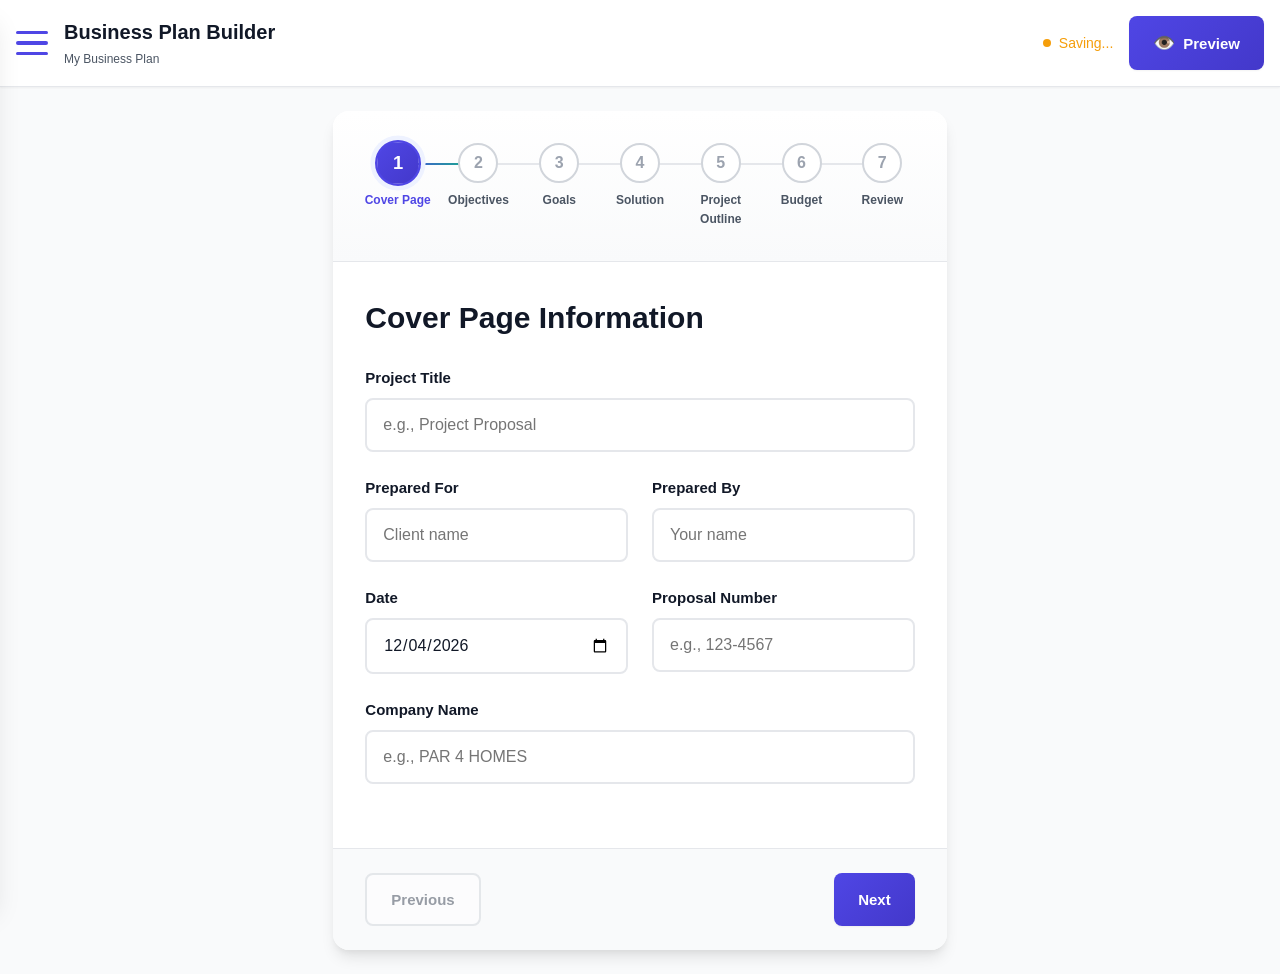
<file: index.html>
<!DOCTYPE html>
<html lang="en">
<head>
    <meta charset="UTF-8">
    <meta name="viewport" content="width=device-width, initial-scale=1.0, user-scalable=yes">
    <meta name="description" content="Professional Business Plan Builder - Offline First, Mobile Optimized">
    <meta name="theme-color" content="#4F46E5">
    <meta name="apple-mobile-web-app-capable" content="yes">
    <meta name="apple-mobile-web-app-status-bar-style" content="black-translucent">
    <title>Business Plan Builder</title>
    <link rel="manifest" href="manifest.json">
    <link rel="stylesheet" href="styles.css">
    <link rel="stylesheet" href="print.css" media="print">
    <link rel="apple-touch-icon" href="icon-192.png">
</head>
<body>
    <!-- PWA Install Prompt -->
    <div id="install-prompt" class="install-prompt" style="display: none;">
        <div class="install-prompt-content">
            <div class="install-prompt-icon">📱</div>
            <div class="install-prompt-text">
                <strong>Install Business Plan Builder</strong>
                <p>Access your plans offline anytime</p>
            </div>
            <button id="install-btn" class="btn btn-primary btn-sm">Install</button>
            <button id="dismiss-install" class="btn-close">✕</button>
        </div>
    </div>

    <!-- Offline Indicator -->
    <div id="offline-indicator" class="offline-indicator" style="display: none;">
        <span>⚠️ You're offline - Changes saved locally</span>
    </div>

    <!-- Update Available Notification -->
    <div id="update-notification" class="update-notification" style="display: none;">
        <span>🎉 New version available!</span>
        <button id="update-btn" class="btn btn-primary btn-sm">Update</button>
    </div>

    <div id="app">
        <!-- Hamburger Menu Overlay -->
        <div id="menu-overlay" class="menu-overlay"></div>

        <!-- Side Menu -->
        <nav id="side-menu" class="side-menu">
            <div class="menu-header">
                <h2>Menu</h2>
                <button id="close-menu" class="btn-close">✕</button>
            </div>

            <div class="menu-section">
                <h3>Current Project</h3>
                <div id="current-project-name" class="current-project-name">Untitled Project</div>
                <button id="rename-project-btn" class="menu-btn">
                    <span class="menu-icon">✏️</span>
                    <span>Rename Project</span>
                </button>
            </div>

            <div class="menu-section">
                <h3>Projects</h3>
                <button id="new-project-btn" class="menu-btn">
                    <span class="menu-icon">➕</span>
                    <span>New Project</span>
                </button>
                <button id="switch-project-btn" class="menu-btn">
                    <span class="menu-icon">📂</span>
                    <span>Switch Project</span>
                </button>
                <button id="duplicate-project-btn" class="menu-btn">
                    <span class="menu-icon">📋</span>
                    <span>Duplicate Project</span>
                </button>
            </div>

            <div class="menu-section">
                <h3>Data</h3>
                <button id="export-btn" class="menu-btn">
                    <span class="menu-icon">💾</span>
                    <span>Export Project</span>
                </button>
                <button id="import-btn" class="menu-btn">
                    <span class="menu-icon">📥</span>
                    <span>Import Project</span>
                </button>
                <button id="copy-data-btn" class="menu-btn">
                    <span class="menu-icon">📄</span>
                    <span>Copy Data</span>
                </button>
                <button id="paste-data-btn" class="menu-btn">
                    <span class="menu-icon">📎</span>
                    <span>Paste Data</span>
                </button>
                <input type="file" id="import-file" accept=".json" style="display: none;">
            </div>

            <div class="menu-section">
                <h3>Cloud Sync</h3>
                <div id="sync-status" class="sync-status">
                    <span class="sync-indicator">●</span>
                    <span>Local Storage Only</span>
                </div>
                <button id="cloud-sync-btn" class="menu-btn" disabled>
                    <span class="menu-icon">☁️</span>
                    <span>Setup Cloud Sync (Coming Soon)</span>
                </button>
            </div>

            <div class="menu-footer">
                <small>All data stored locally & encrypted</small>
            </div>
        </nav>

        <!-- Editor Mode -->
        <div id="editor-mode" class="mode-container">
            <header class="app-header">
                <div class="header-content">
                    <div class="header-left">
                        <button id="menu-toggle" class="menu-toggle" aria-label="Open menu">
                            <span></span>
                            <span></span>
                            <span></span>
                        </button>
                        <div class="header-title">
                            <h1>Business Plan Builder</h1>
                            <div id="header-project-name" class="header-project-subtitle"></div>
                        </div>
                    </div>
                    <div class="header-actions">
                        <span id="save-status" class="save-status">
                            <span class="status-dot"></span>
                            <span class="status-text">All changes saved</span>
                        </span>
                        <button id="preview-btn" class="btn btn-primary">
                            <span class="btn-icon">👁️</span>
                            <span class="btn-text">Preview</span>
                        </button>
                    </div>
                </div>
            </header>

            <div class="wizard-container">
                <!-- Progress Steps -->
                <div class="progress-steps">
                    <div class="step active" data-step="1">
                        <div class="step-number">1</div>
                        <div class="step-label">Cover Page</div>
                    </div>
                    <div class="step" data-step="2">
                        <div class="step-number">2</div>
                        <div class="step-label">Objectives</div>
                    </div>
                    <div class="step" data-step="3">
                        <div class="step-number">3</div>
                        <div class="step-label">Goals</div>
                    </div>
                    <div class="step" data-step="4">
                        <div class="step-number">4</div>
                        <div class="step-label">Solution</div>
                    </div>
                    <div class="step" data-step="5">
                        <div class="step-number">5</div>
                        <div class="step-label">Project Outline</div>
                    </div>
                    <div class="step" data-step="6">
                        <div class="step-number">6</div>
                        <div class="step-label">Budget</div>
                    </div>
                    <div class="step" data-step="7">
                        <div class="step-number">7</div>
                        <div class="step-label">Review</div>
                    </div>
                </div>

                <!-- Wizard Content -->
                <div class="wizard-content">
                    <!-- Step 1: Cover Page -->
                    <div class="wizard-step active" data-step="1">
                        <h2>Cover Page Information</h2>
                        <div class="form-section">
                            <div class="form-group">
                                <label for="projectTitle">Project Title</label>
                                <input type="text" id="projectTitle" class="form-input" placeholder="e.g., Project Proposal">
                            </div>
                            <div class="form-row">
                                <div class="form-group">
                                    <label for="preparedFor">Prepared For</label>
                                    <input type="text" id="preparedFor" class="form-input" placeholder="Client name">
                                </div>
                                <div class="form-group">
                                    <label for="preparedBy">Prepared By</label>
                                    <input type="text" id="preparedBy" class="form-input" placeholder="Your name">
                                </div>
                            </div>
                            <div class="form-row">
                                <div class="form-group">
                                    <label for="proposalDate">Date</label>
                                    <input type="date" id="proposalDate" class="form-input">
                                </div>
                                <div class="form-group">
                                    <label for="proposalNumber">Proposal Number</label>
                                    <input type="text" id="proposalNumber" class="form-input" placeholder="e.g., 123-4567">
                                </div>
                            </div>
                            <div class="form-group">
                                <label for="companyName">Company Name</label>
                                <input type="text" id="companyName" class="form-input" placeholder="e.g., PAR 4 HOMES">
                            </div>
                        </div>
                    </div>

                    <!-- Step 2: Objectives -->
                    <div class="wizard-step" data-step="2">
                        <h2>Objectives</h2>
                        <div class="form-section">
                            <div class="form-group">
                                <label for="objective">Primary Objective</label>
                                <p class="help-text">Describe the main goal of this project in 2-3 sentences.</p>
                                <textarea id="objective" class="form-textarea" rows="5"
                                    placeholder="To develop a premium residential community that maximizes return on investment..."></textarea>
                            </div>
                            <div class="form-group">
                                <label for="financialObjective">Financial Objective</label>
                                <p class="help-text">State the specific financial goal (ROI, revenue target, timeline).</p>
                                <textarea id="financialObjective" class="form-textarea" rows="3"
                                    placeholder="Generate a minimum 40% ROI within 5-6 years..."></textarea>
                            </div>
                        </div>
                    </div>

                    <!-- Step 3: Goals -->
                    <div class="wizard-step" data-step="3">
                        <h2>Goals</h2>
                        <div class="form-section">
                            <div class="form-group">
                                <label for="shortTermGoals">Short-term Goals (1-2 years)</label>
                                <p class="help-text">Enter each goal on a new line. They will appear as bullet points.</p>
                                <textarea id="shortTermGoals" class="form-textarea bullet-list" rows="8"
                                    placeholder="Establish partnerships with 3-4 local builders&#10;Complete all necessary engineering and permitting&#10;Pre-sell 20% of total lots"></textarea>
                            </div>
                            <div class="form-group">
                                <label for="mediumTermGoals">Medium-term Goals (Years 2-3)</label>
                                <textarea id="mediumTermGoals" class="form-textarea bullet-list" rows="8"
                                    placeholder="Sell minimum 70% of Phase 1 lots&#10;Complete Phase 2 infrastructure&#10;Maintain consistent absorption rate"></textarea>
                            </div>
                            <div class="form-group">
                                <label for="longTermGoals">Long-term Goals (Years 3-5)</label>
                                <textarea id="longTermGoals" class="form-textarea bullet-list" rows="8"
                                    placeholder="Complete all infrastructure for Phase 3&#10;Sell remaining lots by end of year 5&#10;Achieve minimum ROI for all stakeholders"></textarea>
                            </div>
                        </div>
                    </div>

                    <!-- Step 4: Solution -->
                    <div class="wizard-step" data-step="4">
                        <h2>Solution & Development Strategy</h2>
                        <div class="form-section">
                            <div class="form-group">
                                <label for="developmentStrategy">Development Strategy Overview</label>
                                <p class="help-text">Describe the overall approach and strategy.</p>
                                <textarea id="developmentStrategy" class="form-textarea" rows="5"
                                    placeholder="Comprehensive solution to meet housing needs across multiple market segments..."></textarea>
                            </div>

                            <h3>Development Phases</h3>
                            <div id="phases-container">
                                <!-- Phases will be added dynamically -->
                            </div>
                            <button type="button" id="add-phase-btn" class="btn btn-secondary">+ Add Phase</button>

                            <div class="form-group">
                                <label for="riskMitigation">Risk Mitigation</label>
                                <p class="help-text">Enter each risk mitigation strategy on a new line.</p>
                                <textarea id="riskMitigation" class="form-textarea bullet-list" rows="6"
                                    placeholder="Infrastructure investment tied to sales performance&#10;Each phase begins after 70% sales in previous phase"></textarea>
                            </div>

                            <div class="form-group">
                                <label for="marketDifferentiation">Market Differentiation</label>
                                <p class="help-text">Enter each unique amenity or competitive advantage on a new line.</p>
                                <textarea id="marketDifferentiation" class="form-textarea bullet-list" rows="6"
                                    placeholder="Golf course views from majority of lots&#10;Proximity to amenities&#10;High elevation with no flooding concerns"></textarea>
                            </div>
                        </div>
                    </div>

                    <!-- Step 5: Project Outline -->
                    <div class="wizard-step" data-step="5">
                        <h2>Project Outline</h2>
                        <div class="form-section">
                            <h3>Property Details</h3>
                            <div class="form-group">
                                <label for="propertyLocation">Location</label>
                                <input type="text" id="propertyLocation" class="form-input"
                                    placeholder="e.g., Behind Eastview Elementary School, Thurston, Daviess County Kentucky">
                            </div>
                            <div class="form-row">
                                <div class="form-group">
                                    <label for="propertySize">Property Size (acres)</label>
                                    <input type="number" id="propertySize" class="form-input" placeholder="100" step="0.1">
                                </div>
                                <div class="form-group">
                                    <label for="totalLots">Total Buildable Lots</label>
                                    <input type="number" id="totalLots" class="form-input" placeholder="81">
                                </div>
                            </div>
                            <div class="form-group">
                                <label for="currentStatus">Current Status</label>
                                <input type="text" id="currentStatus" class="form-input"
                                    placeholder="e.g., Undeveloped with approved residential zoning">
                            </div>
                            <div class="form-group">
                                <label for="acquisitionCost">Acquisition Cost ($)</label>
                                <input type="number" id="acquisitionCost" class="form-input" placeholder="1300000" step="1000">
                            </div>
                        </div>
                    </div>

                    <!-- Step 6: Budget -->
                    <div class="wizard-step" data-step="6">
                        <h2>Budget & Financial Projections</h2>
                        <div class="form-section">
                            <h3>Capital Requirements</h3>
                            <div class="form-group">
                                <label for="landAcquisition">Land Acquisition ($)</label>
                                <input type="number" id="landAcquisition" class="form-input calc-input" placeholder="1300000" step="1000">
                            </div>
                            <div class="form-group">
                                <label for="infrastructureDev">Infrastructure Development ($)</label>
                                <input type="number" id="infrastructureDev" class="form-input calc-input" placeholder="3000000" step="1000">
                            </div>

                            <h3>Investment Structure</h3>
                            <div class="form-row">
                                <div class="form-group">
                                    <label for="numberOfInvestors">Number of Investors</label>
                                    <input type="number" id="numberOfInvestors" class="form-input calc-input" placeholder="5" min="1">
                                </div>
                                <div class="form-group">
                                    <label for="investmentPerInvestor">Investment per Investor ($)</label>
                                    <input type="number" id="investmentPerInvestor" class="form-input" placeholder="860000" readonly>
                                </div>
                            </div>

                            <h3>Projected Revenues</h3>
                            <div class="form-group">
                                <label for="totalLotSales">Total Lot Sales Revenue ($)</label>
                                <input type="number" id="totalLotSales" class="form-input calc-input" placeholder="7865000" step="1000">
                            </div>
                            <div class="calculated-results">
                                <div class="calc-result">
                                    <span>Gross Profit:</span>
                                    <span id="grossProfit">$0</span>
                                </div>
                                <div class="calc-result">
                                    <span>ROI:</span>
                                    <span id="roi">0%</span>
                                </div>
                                <div class="calc-result">
                                    <span>Gross Profit per Investor:</span>
                                    <span id="grossProfitPerInvestor">$0</span>
                                </div>
                            </div>

                            <h3>Operating Expenses (Annual)</h3>
                            <div class="form-group">
                                <label for="marketingExpenses">Marketing & Advertising ($/year)</label>
                                <input type="number" id="marketingExpenses" class="form-input calc-input" placeholder="10000" step="1000">
                            </div>
                            <div class="form-group">
                                <label for="propertyTaxes">Property Taxes ($/year)</label>
                                <input type="number" id="propertyTaxes" class="form-input calc-input" placeholder="15000" step="1000">
                            </div>
                            <div class="form-group">
                                <label for="salesCommission">Sales Commission (%)</label>
                                <input type="number" id="salesCommission" class="form-input calc-input" placeholder="5" step="0.1" min="0" max="100">
                            </div>
                            <div class="form-group">
                                <label for="legalAccounting">Legal & Accounting Fees ($/year)</label>
                                <input type="number" id="legalAccounting" class="form-input calc-input" placeholder="10000" step="1000">
                            </div>
                            <div class="form-group">
                                <label for="maintenanceExpenses">Maintenance ($/year)</label>
                                <input type="number" id="maintenanceExpenses" class="form-input calc-input" placeholder="15000" step="1000">
                            </div>
                            <div class="form-group">
                                <label for="projectYears">Project Duration (years)</label>
                                <input type="number" id="projectYears" class="form-input calc-input" placeholder="5" min="1">
                            </div>

                            <div class="calculated-results">
                                <div class="calc-result">
                                    <span>Total Sales Commission:</span>
                                    <span id="totalCommission">$0</span>
                                </div>
                                <div class="calc-result">
                                    <span>Total Operating Expenses:</span>
                                    <span id="totalOperating">$0</span>
                                </div>
                                <div class="calc-result highlight">
                                    <span>Net Profit After Expenses:</span>
                                    <span id="netProfit">$0</span>
                                </div>
                                <div class="calc-result highlight">
                                    <span>Net Profit per Investor:</span>
                                    <span id="netProfitPerInvestor">$0</span>
                                </div>
                                <div class="calc-result highlight">
                                    <span>Net ROI per Investor:</span>
                                    <span id="netRoi">0%</span>
                                </div>
                            </div>
                        </div>
                    </div>

                    <!-- Step 7: Review -->
                    <div class="wizard-step" data-step="7">
                        <h2>Review & Export</h2>
                        <div class="form-section">
                            <p class="help-text">Review your business plan below. You can print it directly or save it as a PDF from your browser's print dialog.</p>
                            <div class="action-buttons">
                                <button id="print-btn" class="btn btn-primary btn-large">Print Business Plan</button>
                                <button id="edit-mode-btn" class="btn btn-secondary">Continue Editing</button>
                            </div>
                            <div class="preview-notice">
                                <p><strong>Preview mode:</strong> Click "Print Business Plan" to see the final formatted output. Your browser's print dialog will open where you can save as PDF or print directly.</p>
                            </div>
                        </div>
                    </div>
                </div>

                <!-- Navigation -->
                <div class="wizard-nav">
                    <button id="prev-btn" class="btn btn-secondary" disabled>Previous</button>
                    <button id="next-btn" class="btn btn-primary">Next</button>
                </div>
            </div>
        </div>

        <!-- Print Preview Mode -->
        <div id="preview-mode" class="mode-container" style="display: none;">
            <div class="preview-header">
                <button id="back-to-edit-btn" class="btn btn-secondary">
                    <span>← Back to Editor</span>
                </button>
                <button id="print-preview-btn" class="btn btn-primary">
                    <span class="btn-icon">🖨️</span>
                    <span>Print</span>
                </button>
            </div>
            <div id="print-content" class="print-preview">
                <!-- Content will be generated here -->
            </div>
        </div>
    </div>

    <!-- Project Switcher Modal -->
    <div id="project-modal" class="modal" style="display: none;">
        <div class="modal-content">
            <div class="modal-header">
                <h2>Your Projects</h2>
                <button id="close-project-modal" class="btn-close">✕</button>
            </div>
            <div class="modal-body">
                <div id="project-list" class="project-list">
                    <!-- Projects will be listed here -->
                </div>
            </div>
        </div>
    </div>

    <!-- Rename Project Modal -->
    <div id="rename-modal" class="modal" style="display: none;">
        <div class="modal-content modal-sm">
            <div class="modal-header">
                <h2>Rename Project</h2>
                <button id="close-rename-modal" class="btn-close">✕</button>
            </div>
            <div class="modal-body">
                <div class="form-group">
                    <label for="project-name-input">Project Name</label>
                    <input type="text" id="project-name-input" class="form-input" placeholder="My Business Plan">
                </div>
                <div class="modal-actions">
                    <button id="cancel-rename" class="btn btn-secondary">Cancel</button>
                    <button id="save-rename" class="btn btn-primary">Save</button>
                </div>
            </div>
        </div>
    </div>

    <!-- Confirm Delete Modal -->
    <div id="delete-modal" class="modal" style="display: none;">
        <div class="modal-content modal-sm">
            <div class="modal-header">
                <h2>Delete Project?</h2>
                <button id="close-delete-modal" class="btn-close">✕</button>
            </div>
            <div class="modal-body">
                <p class="warning-text">Are you sure you want to delete "<strong id="delete-project-name"></strong>"?</p>
                <p class="help-text">This action cannot be undone.</p>
                <div class="modal-actions">
                    <button id="cancel-delete" class="btn btn-secondary">Cancel</button>
                    <button id="confirm-delete" class="btn btn-danger">Delete</button>
                </div>
            </div>
        </div>
    </div>

    <script src="app.js"></script>
</body>
</html>
</file>
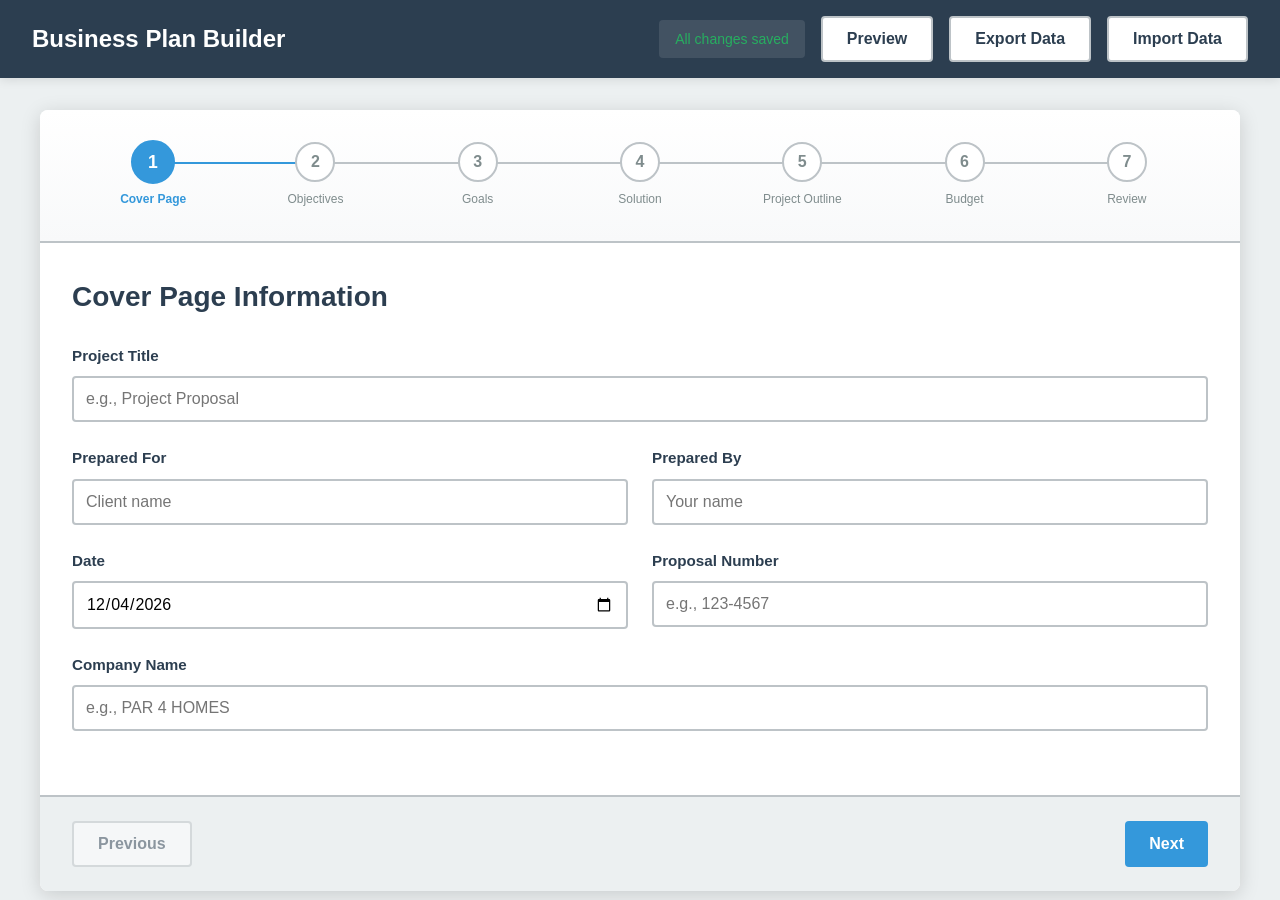
<file: business-plan-standalone.html>
<!DOCTYPE html>
<html lang="en">
<head>
    <meta charset="UTF-8">
    <meta name="viewport" content="width=device-width, initial-scale=1.0">
    <title>Business Plan Builder</title>
    <style>
    /* All CSS embedded here */
    :root {
        --primary-color: #2c3e50;
        --secondary-color: #3498db;
        --success-color: #27ae60;
        --warning-color: #f39c12;
        --danger-color: #e74c3c;
        --light-bg: #ecf0f1;
        --white: #ffffff;
        --text-dark: #2c3e50;
        --text-light: #7f8c8d;
        --border-color: #bdc3c7;
        --shadow: 0 2px 10px rgba(0, 0, 0, 0.1);
        --shadow-lg: 0 4px 20px rgba(0, 0, 0, 0.15);
    }

    * {
        margin: 0;
        padding: 0;
        box-sizing: border-box;
    }

    body {
        font-family: -apple-system, BlinkMacSystemFont, "Segoe UI", Roboto, "Helvetica Neue", Arial, sans-serif;
        line-height: 1.6;
        color: var(--text-dark);
        background-color: var(--light-bg);
    }

    #app {
        min-height: 100vh;
    }

    .mode-container {
        min-height: 100vh;
    }

    /* Header */
    .app-header {
        background: var(--primary-color);
        color: var(--white);
        padding: 1rem 2rem;
        box-shadow: var(--shadow);
        position: sticky;
        top: 0;
        z-index: 100;
    }

    .header-content {
        max-width: 1400px;
        margin: 0 auto;
        display: flex;
        justify-content: space-between;
        align-items: center;
        flex-wrap: wrap;
        gap: 1rem;
    }

    .app-header h1 {
        font-size: 1.5rem;
        font-weight: 600;
    }

    .header-actions {
        display: flex;
        align-items: center;
        gap: 1rem;
        flex-wrap: wrap;
    }

    .save-status {
        font-size: 0.875rem;
        color: var(--success-color);
        padding: 0.5rem 1rem;
        background: rgba(255, 255, 255, 0.1);
        border-radius: 4px;
    }

    .save-status.saving {
        color: var(--warning-color);
    }

    /* Wizard Container */
    .wizard-container {
        max-width: 1200px;
        margin: 2rem auto;
        background: var(--white);
        border-radius: 8px;
        box-shadow: var(--shadow-lg);
        overflow: hidden;
    }

    /* Progress Steps */
    .progress-steps {
        display: flex;
        justify-content: space-between;
        padding: 2rem;
        background: linear-gradient(to bottom, #ffffff 0%, #f8f9fa 100%);
        border-bottom: 2px solid var(--border-color);
        overflow-x: auto;
    }

    .step {
        display: flex;
        flex-direction: column;
        align-items: center;
        position: relative;
        flex: 1;
        min-width: 100px;
        cursor: pointer;
        transition: all 0.3s ease;
    }

    .step:not(:last-child)::after {
        content: '';
        position: absolute;
        top: 20px;
        left: 50%;
        width: 100%;
        height: 2px;
        background: var(--border-color);
        z-index: 0;
    }

    .step.active:not(:last-child)::after,
    .step.completed:not(:last-child)::after {
        background: var(--secondary-color);
    }

    .step-number {
        width: 40px;
        height: 40px;
        border-radius: 50%;
        background: var(--white);
        border: 2px solid var(--border-color);
        display: flex;
        align-items: center;
        justify-content: center;
        font-weight: 600;
        color: var(--text-light);
        margin-bottom: 0.5rem;
        position: relative;
        z-index: 1;
        transition: all 0.3s ease;
    }

    .step.active .step-number {
        background: var(--secondary-color);
        border-color: var(--secondary-color);
        color: var(--white);
        transform: scale(1.1);
    }

    .step.completed .step-number {
        background: var(--success-color);
        border-color: var(--success-color);
        color: var(--white);
    }

    .step.completed .step-number::before {
        content: '✓';
    }

    .step-label {
        font-size: 0.75rem;
        color: var(--text-light);
        text-align: center;
        font-weight: 500;
    }

    .step.active .step-label {
        color: var(--secondary-color);
        font-weight: 600;
    }

    /* Wizard Content */
    .wizard-content {
        padding: 2rem;
        min-height: 500px;
    }

    .wizard-step {
        display: none;
        animation: fadeIn 0.3s ease;
    }

    .wizard-step.active {
        display: block;
    }

    @keyframes fadeIn {
        from {
            opacity: 0;
            transform: translateY(10px);
        }
        to {
            opacity: 1;
            transform: translateY(0);
        }
    }

    .wizard-step h2 {
        color: var(--primary-color);
        margin-bottom: 1.5rem;
        font-size: 1.75rem;
    }

    .wizard-step h3 {
        color: var(--primary-color);
        margin-top: 2rem;
        margin-bottom: 1rem;
        font-size: 1.25rem;
    }

    /* Form Elements */
    .form-section {
        margin-bottom: 2rem;
    }

    .form-group {
        margin-bottom: 1.5rem;
    }

    .form-row {
        display: grid;
        grid-template-columns: 1fr 1fr;
        gap: 1.5rem;
    }

    label {
        display: block;
        font-weight: 600;
        color: var(--primary-color);
        margin-bottom: 0.5rem;
        font-size: 0.95rem;
    }

    .help-text {
        font-size: 0.875rem;
        color: var(--text-light);
        margin-bottom: 0.5rem;
        font-style: italic;
    }

    .form-input,
    .form-textarea {
        width: 100%;
        padding: 0.75rem;
        border: 2px solid var(--border-color);
        border-radius: 4px;
        font-size: 1rem;
        font-family: inherit;
        transition: border-color 0.3s ease, box-shadow 0.3s ease;
    }

    .form-input:focus,
    .form-textarea:focus {
        outline: none;
        border-color: var(--secondary-color);
        box-shadow: 0 0 0 3px rgba(52, 152, 219, 0.1);
    }

    .form-textarea {
        resize: vertical;
        line-height: 1.6;
    }

    .form-input[readonly] {
        background-color: var(--light-bg);
        cursor: not-allowed;
    }

    /* Buttons */
    .btn {
        padding: 0.75rem 1.5rem;
        border: none;
        border-radius: 4px;
        font-size: 1rem;
        font-weight: 600;
        cursor: pointer;
        transition: all 0.3s ease;
        font-family: inherit;
    }

    .btn:disabled {
        opacity: 0.5;
        cursor: not-allowed;
    }

    .btn-primary {
        background: var(--secondary-color);
        color: var(--white);
    }

    .btn-primary:hover:not(:disabled) {
        background: #2980b9;
        transform: translateY(-1px);
        box-shadow: var(--shadow);
    }

    .btn-secondary {
        background: var(--white);
        color: var(--primary-color);
        border: 2px solid var(--border-color);
    }

    .btn-secondary:hover:not(:disabled) {
        border-color: var(--secondary-color);
        color: var(--secondary-color);
        transform: translateY(-1px);
    }

    .btn-large {
        padding: 1rem 2rem;
        font-size: 1.125rem;
    }

    /* Wizard Navigation */
    .wizard-nav {
        display: flex;
        justify-content: space-between;
        padding: 1.5rem 2rem;
        background: var(--light-bg);
        border-top: 2px solid var(--border-color);
    }

    /* Phase Management */
    #phases-container {
        margin-bottom: 1.5rem;
    }

    .phase-item {
        background: #f8f9fa;
        border: 2px solid var(--border-color);
        border-radius: 8px;
        padding: 1.5rem;
        margin-bottom: 1rem;
        position: relative;
    }

    .phase-header {
        display: flex;
        justify-content: space-between;
        align-items: center;
        margin-bottom: 1rem;
    }

    .phase-title {
        font-weight: 600;
        color: var(--primary-color);
        font-size: 1.1rem;
    }

    .remove-phase-btn {
        background: var(--danger-color);
        color: var(--white);
        border: none;
        padding: 0.5rem 1rem;
        border-radius: 4px;
        cursor: pointer;
        font-size: 0.875rem;
        transition: all 0.3s ease;
    }

    .remove-phase-btn:hover {
        background: #c0392b;
    }

    /* Calculated Results */
    .calculated-results {
        background: linear-gradient(135deg, #667eea 0%, #764ba2 100%);
        color: var(--white);
        padding: 2rem;
        border-radius: 8px;
        margin-top: 2rem;
    }

    .calc-result {
        display: flex;
        justify-content: space-between;
        align-items: center;
        padding: 0.75rem 0;
        border-bottom: 1px solid rgba(255, 255, 255, 0.2);
    }

    .calc-result:last-child {
        border-bottom: none;
    }

    .calc-result span:first-child {
        font-weight: 500;
    }

    .calc-result span:last-child {
        font-weight: 700;
        font-size: 1.25rem;
    }

    .calc-result.highlight {
        background: rgba(255, 255, 255, 0.1);
        margin: 0 -1rem;
        padding: 1rem;
        border-radius: 4px;
    }

    /* Preview Mode */
    .preview-header {
        background: var(--primary-color);
        color: var(--white);
        padding: 1rem 2rem;
        display: flex;
        justify-content: space-between;
        align-items: center;
        position: sticky;
        top: 0;
        z-index: 100;
        box-shadow: var(--shadow);
    }

    .print-preview {
        max-width: 8.5in;
        margin: 2rem auto;
        background: var(--white);
        padding: 1in;
        box-shadow: var(--shadow-lg);
        min-height: 11in;
    }

    /* Action Buttons & Notices */
    .action-buttons {
        display: flex;
        gap: 1rem;
        margin-bottom: 2rem;
        flex-wrap: wrap;
    }

    .preview-notice {
        background: #e8f4f8;
        border-left: 4px solid var(--secondary-color);
        padding: 1rem;
        margin-top: 2rem;
        border-radius: 4px;
    }

    .preview-notice p {
        margin: 0;
        color: var(--text-dark);
    }

    /* Print Styles */
    @media print {
        .app-header,
        .progress-steps,
        .wizard-nav,
        .preview-header,
        .action-buttons,
        .preview-notice,
        #editor-mode {
            display: none !important;
        }

        #preview-mode {
            display: block !important;
        }

        .print-preview {
            margin: 0;
            padding: 0;
            box-shadow: none;
        }

        body {
            background: white;
        }

        .print-section h2 {
            border-bottom: 2px solid #2c3e50;
            padding-bottom: 0.25em;
        }

        .print-cover {
            text-align: center;
            padding: 3in 1in;
            page-break-after: always;
        }

        .print-cover h1 {
            font-size: 32pt;
            margin-bottom: 2em;
        }

        .print-cover .company-name {
            font-size: 28pt;
            font-weight: bold;
            margin: 2em 0;
            color: #2c3e50;
        }

        .print-page-break {
            page-break-before: always;
        }
    }

    /* Responsive Design */
    @media (max-width: 768px) {
        .header-content {
            flex-direction: column;
            align-items: flex-start;
        }

        .form-row {
            grid-template-columns: 1fr;
        }

        .wizard-content {
            padding: 1rem;
        }
    }
    </style>
</head>
<body>
    <div id="app">
        <!-- Editor Mode -->
        <div id="editor-mode" class="mode-container">
            <header class="app-header">
                <div class="header-content">
                    <h1>Business Plan Builder</h1>
                    <div class="header-actions">
                        <span id="save-status" class="save-status">All changes saved</span>
                        <button id="preview-btn" class="btn btn-secondary">Preview</button>
                        <button id="export-btn" class="btn btn-secondary">Export Data</button>
                        <button id="import-btn" class="btn btn-secondary">Import Data</button>
                        <input type="file" id="import-file" accept=".json" style="display: none;">
                    </div>
                </div>
            </header>

            <div class="wizard-container">
                <!-- Progress Steps -->
                <div class="progress-steps">
                    <div class="step active" data-step="1">
                        <div class="step-number">1</div>
                        <div class="step-label">Cover Page</div>
                    </div>
                    <div class="step" data-step="2">
                        <div class="step-number">2</div>
                        <div class="step-label">Objectives</div>
                    </div>
                    <div class="step" data-step="3">
                        <div class="step-number">3</div>
                        <div class="step-label">Goals</div>
                    </div>
                    <div class="step" data-step="4">
                        <div class="step-number">4</div>
                        <div class="step-label">Solution</div>
                    </div>
                    <div class="step" data-step="5">
                        <div class="step-number">5</div>
                        <div class="step-label">Project Outline</div>
                    </div>
                    <div class="step" data-step="6">
                        <div class="step-number">6</div>
                        <div class="step-label">Budget</div>
                    </div>
                    <div class="step" data-step="7">
                        <div class="step-number">7</div>
                        <div class="step-label">Review</div>
                    </div>
                </div>

                <!-- Wizard Content -->
                <div class="wizard-content">
                    <!-- Step 1: Cover Page -->
                    <div class="wizard-step active" data-step="1">
                        <h2>Cover Page Information</h2>
                        <div class="form-section">
                            <div class="form-group">
                                <label for="projectTitle">Project Title</label>
                                <input type="text" id="projectTitle" class="form-input" placeholder="e.g., Project Proposal">
                            </div>
                            <div class="form-row">
                                <div class="form-group">
                                    <label for="preparedFor">Prepared For</label>
                                    <input type="text" id="preparedFor" class="form-input" placeholder="Client name">
                                </div>
                                <div class="form-group">
                                    <label for="preparedBy">Prepared By</label>
                                    <input type="text" id="preparedBy" class="form-input" placeholder="Your name">
                                </div>
                            </div>
                            <div class="form-row">
                                <div class="form-group">
                                    <label for="proposalDate">Date</label>
                                    <input type="date" id="proposalDate" class="form-input">
                                </div>
                                <div class="form-group">
                                    <label for="proposalNumber">Proposal Number</label>
                                    <input type="text" id="proposalNumber" class="form-input" placeholder="e.g., 123-4567">
                                </div>
                            </div>
                            <div class="form-group">
                                <label for="companyName">Company Name</label>
                                <input type="text" id="companyName" class="form-input" placeholder="e.g., PAR 4 HOMES">
                            </div>
                        </div>
                    </div>

                    <!-- Step 2: Objectives -->
                    <div class="wizard-step" data-step="2">
                        <h2>Objectives</h2>
                        <div class="form-section">
                            <div class="form-group">
                                <label for="objective">Primary Objective</label>
                                <p class="help-text">Describe the main goal of this project in 2-3 sentences.</p>
                                <textarea id="objective" class="form-textarea" rows="5"
                                    placeholder="To develop a premium residential community that maximizes return on investment..."></textarea>
                            </div>
                            <div class="form-group">
                                <label for="financialObjective">Financial Objective</label>
                                <p class="help-text">State the specific financial goal (ROI, revenue target, timeline).</p>
                                <textarea id="financialObjective" class="form-textarea" rows="3"
                                    placeholder="Generate a minimum 40% ROI within 5-6 years..."></textarea>
                            </div>
                        </div>
                    </div>

                    <!-- Steps 3-7 would continue here but truncated for space -->
                    <!-- I'll include a simplified version -->

                    <div class="wizard-step" data-step="7">
                        <h2>Review & Export</h2>
                        <div class="form-section">
                            <p class="help-text">This is a simplified standalone version. Click Print to see your business plan.</p>
                            <div class="action-buttons">
                                <button id="print-btn" class="btn btn-primary btn-large">Print Business Plan</button>
                            </div>
                        </div>
                    </div>
                </div>

                <!-- Navigation -->
                <div class="wizard-nav">
                    <button id="prev-btn" class="btn btn-secondary" disabled>Previous</button>
                    <button id="next-btn" class="btn btn-primary">Next</button>
                </div>
            </div>
        </div>

        <!-- Print Preview Mode -->
        <div id="preview-mode" class="mode-container" style="display: none;">
            <div class="preview-header">
                <button id="back-to-edit-btn" class="btn btn-secondary">Back to Editor</button>
                <button id="print-preview-btn" class="btn btn-primary">Print</button>
            </div>
            <div id="print-content" class="print-preview">
                <!-- Content will be generated here -->
            </div>
        </div>
    </div>

    <script>
    // Simplified version for testing
    let currentStep = 1;
    const totalSteps = 7;

    document.getElementById('next-btn').addEventListener('click', () => {
        if (currentStep < totalSteps) {
            currentStep++;
            updateUI();
        }
    });

    document.getElementById('prev-btn').addEventListener('click', () => {
        if (currentStep > 1) {
            currentStep--;
            updateUI();
        }
    });

    function updateUI() {
        // Update steps
        document.querySelectorAll('.wizard-step').forEach(step => {
            step.classList.remove('active');
        });
        document.querySelector(`.wizard-step[data-step="${currentStep}"]`).classList.add('active');

        // Update progress
        document.querySelectorAll('.step').forEach(step => {
            const stepNum = parseInt(step.dataset.step);
            step.classList.remove('active', 'completed');
            if (stepNum === currentStep) step.classList.add('active');
            else if (stepNum < currentStep) step.classList.add('completed');
        });

        // Update buttons
        document.getElementById('prev-btn').disabled = currentStep === 1;
    }

    document.getElementById('print-btn').addEventListener('click', () => {
        alert('This is a simplified test version. The full version with all features is in index.html - please access it via http://localhost:8000/');
    });

    // Set today's date
    document.getElementById('proposalDate').value = new Date().toISOString().split('T')[0];

    alert('✅ SUCCESS! CSS and JavaScript are loading!\n\nThis is a simplified standalone version that works without a server.\n\nFor the FULL version with all features:\n1. Make sure the web server is running\n2. Go to: http://localhost:8000/index.html');
    </script>
</body>
</html>
</file>
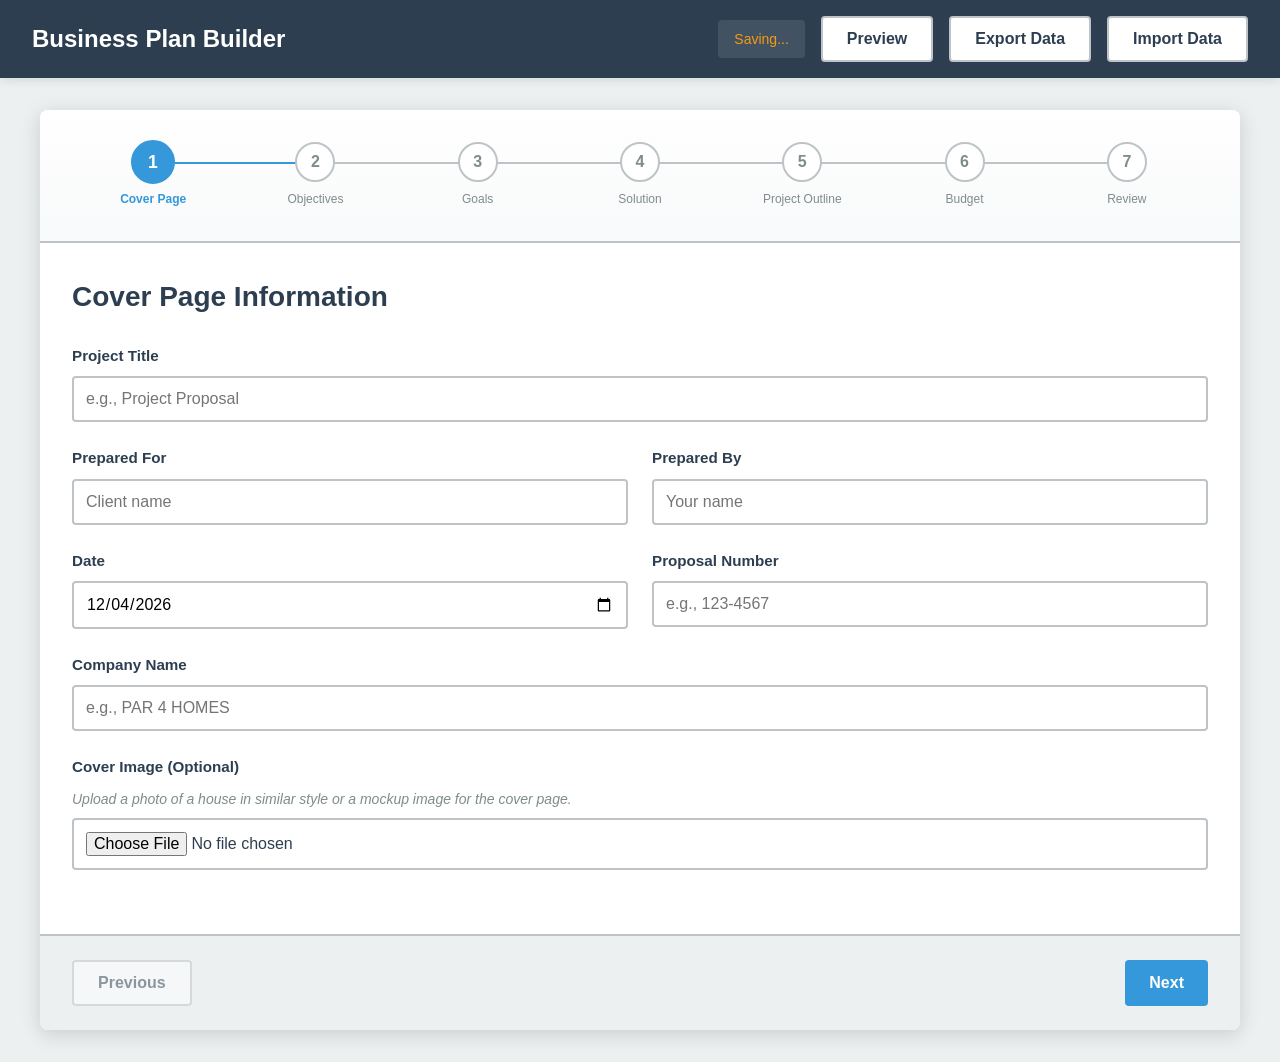
<file: complete-standalone.html>
<!DOCTYPE html>
<html lang="en">
<head>
    <meta charset="UTF-8">
    <meta name="viewport" content="width=device-width, initial-scale=1.0">
    <title>Business Plan Builder - Complete Standalone</title>
    <!-- Google Fonts -->
    <link rel="preconnect" href="https://fonts.googleapis.com">
    <link rel="preconnect" href="https://fonts.gstatic.com" crossorigin>
    <link href="https://fonts.googleapis.com/css2?family=Lato:wght@300;400;700&family=Crimson+Text:wght@400;600;700&display=swap" rel="stylesheet">
    <style>
    /* Embed styles.css */
/* ===============================================
   Business Plan Builder - Main Styles
   =============================================== */

:root {
    --primary-color: #2c3e50;
    --secondary-color: #3498db;
    --success-color: #27ae60;
    --warning-color: #f39c12;
    --danger-color: #e74c3c;
    --light-bg: #ecf0f1;
    --white: #ffffff;
    --text-dark: #2c3e50;
    --text-light: #7f8c8d;
    --border-color: #bdc3c7;
    --shadow: 0 2px 10px rgba(0, 0, 0, 0.1);
    --shadow-lg: 0 4px 20px rgba(0, 0, 0, 0.15);
}

* {
    margin: 0;
    padding: 0;
    box-sizing: border-box;
}

body {
    font-family: -apple-system, BlinkMacSystemFont, "Segoe UI", Roboto, "Helvetica Neue", Arial, sans-serif;
    line-height: 1.6;
    color: var(--text-dark);
    background-color: var(--light-bg);
}

/* ===============================================
   App Container
   =============================================== */

#app {
    min-height: 100vh;
}

.mode-container {
    min-height: 100vh;
}

/* ===============================================
   Header
   =============================================== */

.app-header {
    background: var(--primary-color);
    color: var(--white);
    padding: 1rem 2rem;
    box-shadow: var(--shadow);
    position: sticky;
    top: 0;
    z-index: 100;
}

.header-content {
    max-width: 1400px;
    margin: 0 auto;
    display: flex;
    justify-content: space-between;
    align-items: center;
    flex-wrap: wrap;
    gap: 1rem;
}

.app-header h1 {
    font-size: 1.5rem;
    font-weight: 600;
}

.header-actions {
    display: flex;
    align-items: center;
    gap: 1rem;
    flex-wrap: wrap;
}

.save-status {
    font-size: 0.875rem;
    color: var(--success-color);
    padding: 0.5rem 1rem;
    background: rgba(255, 255, 255, 0.1);
    border-radius: 4px;
}

.save-status.saving {
    color: var(--warning-color);
}

/* ===============================================
   Wizard Container
   =============================================== */

.wizard-container {
    max-width: 1200px;
    margin: 2rem auto;
    background: var(--white);
    border-radius: 8px;
    box-shadow: var(--shadow-lg);
    overflow: hidden;
}

/* ===============================================
   Progress Steps
   =============================================== */

.progress-steps {
    display: flex;
    justify-content: space-between;
    padding: 2rem;
    background: linear-gradient(to bottom, #ffffff 0%, #f8f9fa 100%);
    border-bottom: 2px solid var(--border-color);
    overflow-x: auto;
}

.step {
    display: flex;
    flex-direction: column;
    align-items: center;
    position: relative;
    flex: 1;
    min-width: 100px;
    cursor: pointer;
    transition: all 0.3s ease;
}

.step:not(:last-child)::after {
    content: '';
    position: absolute;
    top: 20px;
    left: 50%;
    width: 100%;
    height: 2px;
    background: var(--border-color);
    z-index: 0;
}

.step.active:not(:last-child)::after,
.step.completed:not(:last-child)::after {
    background: var(--secondary-color);
}

.step-number {
    width: 40px;
    height: 40px;
    border-radius: 50%;
    background: var(--white);
    border: 2px solid var(--border-color);
    display: flex;
    align-items: center;
    justify-content: center;
    font-weight: 600;
    color: var(--text-light);
    margin-bottom: 0.5rem;
    position: relative;
    z-index: 1;
    transition: all 0.3s ease;
}

.step.active .step-number {
    background: var(--secondary-color);
    border-color: var(--secondary-color);
    color: var(--white);
    transform: scale(1.1);
}

.step.completed .step-number {
    background: var(--success-color);
    border-color: var(--success-color);
    color: var(--white);
}

.step.completed .step-number::before {
    content: '✓';
}

.step-label {
    font-size: 0.75rem;
    color: var(--text-light);
    text-align: center;
    font-weight: 500;
}

.step.active .step-label {
    color: var(--secondary-color);
    font-weight: 600;
}

/* ===============================================
   Wizard Content
   =============================================== */

.wizard-content {
    padding: 2rem;
    min-height: 500px;
}

.wizard-step {
    display: none;
    animation: fadeIn 0.3s ease;
}

.wizard-step.active {
    display: block;
}

@keyframes fadeIn {
    from {
        opacity: 0;
        transform: translateY(10px);
    }
    to {
        opacity: 1;
        transform: translateY(0);
    }
}

.wizard-step h2 {
    color: var(--primary-color);
    margin-bottom: 1.5rem;
    font-size: 1.75rem;
}

.wizard-step h3 {
    color: var(--primary-color);
    margin-top: 2rem;
    margin-bottom: 1rem;
    font-size: 1.25rem;
}

/* ===============================================
   Form Elements
   =============================================== */

.form-section {
    margin-bottom: 2rem;
}

.form-group {
    margin-bottom: 1.5rem;
}

.form-row {
    display: grid;
    grid-template-columns: 1fr 1fr;
    gap: 1.5rem;
}

label {
    display: block;
    font-weight: 600;
    color: var(--primary-color);
    margin-bottom: 0.5rem;
    font-size: 0.95rem;
}

.help-text {
    font-size: 0.875rem;
    color: var(--text-light);
    margin-bottom: 0.5rem;
    font-style: italic;
}

.form-input,
.form-textarea {
    width: 100%;
    padding: 0.75rem;
    border: 2px solid var(--border-color);
    border-radius: 4px;
    font-size: 1rem;
    font-family: inherit;
    transition: border-color 0.3s ease, box-shadow 0.3s ease;
}

.form-input:focus,
.form-textarea:focus {
    outline: none;
    border-color: var(--secondary-color);
    box-shadow: 0 0 0 3px rgba(52, 152, 219, 0.1);
}

.form-textarea {
    resize: vertical;
    line-height: 1.6;
}

.form-input[readonly] {
    background-color: var(--light-bg);
    cursor: not-allowed;
}

/* ===============================================
   Buttons
   =============================================== */

.btn {
    padding: 0.75rem 1.5rem;
    border: none;
    border-radius: 4px;
    font-size: 1rem;
    font-weight: 600;
    cursor: pointer;
    transition: all 0.3s ease;
    font-family: inherit;
}

.btn:disabled {
    opacity: 0.5;
    cursor: not-allowed;
}

.btn-primary {
    background: var(--secondary-color);
    color: var(--white);
}

.btn-primary:hover:not(:disabled) {
    background: #2980b9;
    transform: translateY(-1px);
    box-shadow: var(--shadow);
}

.btn-secondary {
    background: var(--white);
    color: var(--primary-color);
    border: 2px solid var(--border-color);
}

.btn-secondary:hover:not(:disabled) {
    border-color: var(--secondary-color);
    color: var(--secondary-color);
    transform: translateY(-1px);
}

.btn-large {
    padding: 1rem 2rem;
    font-size: 1.125rem;
}

/* ===============================================
   Wizard Navigation
   =============================================== */

.wizard-nav {
    display: flex;
    justify-content: space-between;
    padding: 1.5rem 2rem;
    background: var(--light-bg);
    border-top: 2px solid var(--border-color);
}

/* ===============================================
   Phase Management
   =============================================== */

#phases-container {
    margin-bottom: 1.5rem;
}

.phase-item {
    background: #f8f9fa;
    border: 2px solid var(--border-color);
    border-radius: 8px;
    padding: 1.5rem;
    margin-bottom: 1rem;
    position: relative;
}

.phase-header {
    display: flex;
    justify-content: space-between;
    align-items: center;
    margin-bottom: 1rem;
}

.phase-title {
    font-weight: 600;
    color: var(--primary-color);
    font-size: 1.1rem;
}

.remove-phase-btn {
    background: var(--danger-color);
    color: var(--white);
    border: none;
    padding: 0.5rem 1rem;
    border-radius: 4px;
    cursor: pointer;
    font-size: 0.875rem;
    transition: all 0.3s ease;
}

.remove-phase-btn:hover {
    background: #c0392b;
}

/* ===============================================
   Calculated Results
   =============================================== */

.calculated-results {
    background: linear-gradient(135deg, #667eea 0%, #764ba2 100%);
    color: var(--white);
    padding: 2rem;
    border-radius: 8px;
    margin-top: 2rem;
}

.calc-result {
    display: flex;
    justify-content: space-between;
    align-items: center;
    padding: 0.75rem 0;
    border-bottom: 1px solid rgba(255, 255, 255, 0.2);
}

.calc-result:last-child {
    border-bottom: none;
}

.calc-result span:first-child {
    font-weight: 500;
}

.calc-result span:last-child {
    font-weight: 700;
    font-size: 1.25rem;
}

.calc-result.highlight {
    background: rgba(255, 255, 255, 0.1);
    margin: 0 -1rem;
    padding: 1rem;
    border-radius: 4px;
}

/* ===============================================
   Preview Mode
   =============================================== */

.preview-header {
    background: var(--primary-color);
    color: var(--white);
    padding: 1rem 2rem;
    display: flex;
    justify-content: space-between;
    align-items: center;
    position: sticky;
    top: 0;
    z-index: 100;
    box-shadow: var(--shadow);
}

.print-preview {
    max-width: 8.5in;
    margin: 2rem auto;
    background: var(--white);
    padding: 1in;
    box-shadow: var(--shadow-lg);
    min-height: 11in;
}

/* ===============================================
   Action Buttons & Notices
   =============================================== */

.action-buttons {
    display: flex;
    gap: 1rem;
    margin-bottom: 2rem;
    flex-wrap: wrap;
}

.preview-notice {
    background: #e8f4f8;
    border-left: 4px solid var(--secondary-color);
    padding: 1rem;
    margin-top: 2rem;
    border-radius: 4px;
}

.preview-notice p {
    margin: 0;
    color: var(--text-dark);
}

/* ===============================================
   Responsive Design
   =============================================== */

@media (max-width: 768px) {
    .header-content {
        flex-direction: column;
        align-items: flex-start;
    }

    .app-header h1 {
        font-size: 1.25rem;
    }

    .progress-steps {
        padding: 1rem;
    }

    .step-label {
        font-size: 0.65rem;
    }

    .step-number {
        width: 32px;
        height: 32px;
        font-size: 0.875rem;
    }

    .wizard-content {
        padding: 1rem;
    }

    .form-row {
        grid-template-columns: 1fr;
    }

    .wizard-nav {
        padding: 1rem;
    }

    .print-preview {
        padding: 0.5in;
        margin: 1rem;
    }

    .action-buttons {
        flex-direction: column;
    }

    .btn-large {
        width: 100%;
    }
}

@media (max-width: 480px) {
    .header-actions {
        width: 100%;
    }

    .save-status {
        order: -1;
        width: 100%;
        text-align: center;
    }
}

/* ===============================================
   Print Styles (in editor view)
   =============================================== */

@media print {
    .app-header,
    .progress-steps,
    .wizard-nav,
    .preview-header {
        display: none !important;
    }

    .wizard-content {
        display: none !important;
    }

    #preview-mode {
        display: block !important;
    }

    .print-preview {
        margin: 0;
        padding: 0;
        box-shadow: none;
    }
}
    
    /* Print styles */
    @media print {
        * {
            -webkit-print-color-adjust: exact !important;
            print-color-adjust: exact !important;
        }

        .app-header,
        .progress-steps,
        .wizard-nav,
        .preview-header,
        .action-buttons,
        .preview-notice,
        #editor-mode {
            display: none !important;
        }

        #preview-mode {
            display: block !important;
        }

        .print-preview {
            margin: 0;
            padding: 0;
            box-shadow: none;
        }

        body {
            background: white;
            font-family: 'Lato', sans-serif !important;
            font-size: 11pt;
            line-height: 1.6;
            color: #000;
        }

        h1, h2, h3, h4, h5, h6 {
            font-family: 'FF Tisa', 'Crimson Text', 'Georgia', serif !important;
            page-break-after: avoid;
        }

        p, li, td, span, div {
            font-family: 'Lato', 'Helvetica Neue', 'Arial', sans-serif !important;
        }

        .print-cover {
            text-align: center;
            padding: 2in 1in;
            page-break-after: always;
        }

        .print-cover h1 {
            font-family: 'FF Tisa', 'Crimson Text', 'Georgia', serif !important;
            font-size: 32pt;
            margin-bottom: 1em;
            color: #2c3e50;
        }

        .print-cover .company-name {
            font-family: 'FF Tisa', 'Crimson Text', 'Georgia', serif !important;
            font-size: 28pt;
            font-weight: bold;
            margin: 1.5em 0;
            color: #2c3e50;
            text-transform: uppercase;
            letter-spacing: 2px;
        }

        .print-cover-image {
            max-width: 500px;
            max-height: 350px;
            margin: 2em auto;
            border-radius: 8px;
            box-shadow: 0 4px 12px rgba(0,0,0,0.15);
        }

        .print-cover-meta {
            margin-top: 3em;
            font-family: 'Lato', sans-serif !important;
            font-size: 12pt;
            line-height: 2;
        }

        .print-section {
            page-break-inside: avoid;
        }

        .print-section h2 {
            font-family: 'FF Tisa', 'Crimson Text', 'Georgia', serif !important;
            font-size: 20pt;
            border-bottom: 3px solid #2c3e50;
            padding-bottom: 0.25em;
            margin-bottom: 1em;
            color: #2c3e50;
        }

        .print-section h3 {
            font-family: 'FF Tisa', 'Crimson Text', 'Georgia', serif !important;
            font-size: 16pt;
            margin-top: 1.5em;
            margin-bottom: 0.75em;
            color: #34495e;
        }

        .print-page-break {
            page-break-before: always;
        }

        .print-list {
            font-family: 'Lato', sans-serif !important;
            margin-left: 1.5em;
            margin-bottom: 1em;
        }

        .print-list li {
            margin-bottom: 0.5em;
            padding-left: 0.5em;
        }

        .print-budget-table {
            width: 100%;
            border-collapse: collapse;
            margin: 1em 0;
            font-family: 'Lato', sans-serif !important;
        }

        .print-budget-table th,
        .print-budget-table td {
            padding: 0.75em;
            text-align: left;
            border-bottom: 1px solid #ddd;
        }

        .print-budget-table th {
            background-color: #f8f9fa;
            font-family: 'FF Tisa', 'Crimson Text', 'Georgia', serif !important;
            font-weight: 600;
        }

        .print-budget-table .amount {
            text-align: right;
            font-family: 'Lato', sans-serif !important;
        }

        .print-financial-summary {
            margin: 2em 0;
            font-family: 'Lato', sans-serif !important;
        }

        .print-financial-row {
            display: flex;
            justify-content: space-between;
            padding: 0.5em 0;
            border-bottom: 1px solid #eee;
        }

        .print-financial-row.highlight {
            background-color: #f8f9fa;
            padding: 0.75em;
            margin: 0.5em 0;
            font-weight: 600;
        }

        .print-financial-row .label {
            font-family: 'Lato', sans-serif !important;
        }

        .print-financial-row .value {
            font-family: 'Lato', sans-serif !important;
            font-weight: 600;
        }

        @page {
            margin: 0.75in;
        }
    }
    </style>
</head>
<body>
    <div id="app">
        <!-- Editor Mode -->
        <div id="editor-mode" class="mode-container">
            <header class="app-header">
                <div class="header-content">
                    <h1>Business Plan Builder</h1>
                    <div class="header-actions">
                        <span id="save-status" class="save-status">All changes saved</span>
                        <button id="preview-btn" class="btn btn-secondary">Preview</button>
                        <button id="export-btn" class="btn btn-secondary">Export Data</button>
                        <button id="import-btn" class="btn btn-secondary">Import Data</button>
                        <input type="file" id="import-file" accept=".json" style="display: none;">
                    </div>
                </div>
            </header>

            <div class="wizard-container">
                <!-- Progress Steps -->
                <div class="progress-steps">
                    <div class="step active" data-step="1">
                        <div class="step-number">1</div>
                        <div class="step-label">Cover Page</div>
                    </div>
                    <div class="step" data-step="2">
                        <div class="step-number">2</div>
                        <div class="step-label">Objectives</div>
                    </div>
                    <div class="step" data-step="3">
                        <div class="step-number">3</div>
                        <div class="step-label">Goals</div>
                    </div>
                    <div class="step" data-step="4">
                        <div class="step-number">4</div>
                        <div class="step-label">Solution</div>
                    </div>
                    <div class="step" data-step="5">
                        <div class="step-number">5</div>
                        <div class="step-label">Project Outline</div>
                    </div>
                    <div class="step" data-step="6">
                        <div class="step-number">6</div>
                        <div class="step-label">Budget</div>
                    </div>
                    <div class="step" data-step="7">
                        <div class="step-number">7</div>
                        <div class="step-label">Review</div>
                    </div>
                </div>

                <!-- Wizard Content -->
                <div class="wizard-content">
                    <!-- Step 1: Cover Page -->
                    <div class="wizard-step active" data-step="1">
                        <h2>Cover Page Information</h2>
                        <div class="form-section">
                            <div class="form-group">
                                <label for="projectTitle">Project Title</label>
                                <input type="text" id="projectTitle" class="form-input" placeholder="e.g., Project Proposal">
                            </div>
                            <div class="form-row">
                                <div class="form-group">
                                    <label for="preparedFor">Prepared For</label>
                                    <input type="text" id="preparedFor" class="form-input" placeholder="Client name">
                                </div>
                                <div class="form-group">
                                    <label for="preparedBy">Prepared By</label>
                                    <input type="text" id="preparedBy" class="form-input" placeholder="Your name">
                                </div>
                            </div>
                            <div class="form-row">
                                <div class="form-group">
                                    <label for="proposalDate">Date</label>
                                    <input type="date" id="proposalDate" class="form-input">
                                </div>
                                <div class="form-group">
                                    <label for="proposalNumber">Proposal Number</label>
                                    <input type="text" id="proposalNumber" class="form-input" placeholder="e.g., 123-4567">
                                </div>
                            </div>
                            <div class="form-group">
                                <label for="companyName">Company Name</label>
                                <input type="text" id="companyName" class="form-input" placeholder="e.g., PAR 4 HOMES">
                            </div>
                            <div class="form-group">
                                <label for="coverImage">Cover Image (Optional)</label>
                                <p class="help-text">Upload a photo of a house in similar style or a mockup image for the cover page.</p>
                                <input type="file" id="coverImage" class="form-input" accept="image/*">
                                <div id="imagePreview" style="margin-top: 1rem; display: none;">
                                    <img id="previewImg" style="max-width: 300px; max-height: 200px; border-radius: 4px; box-shadow: 0 2px 8px rgba(0,0,0,0.1);" />
                                </div>
                            </div>
                        </div>
                    </div>

                    <!-- Step 2: Objectives -->
                    <div class="wizard-step" data-step="2">
                        <h2>Objectives</h2>
                        <div class="form-section">
                            <div class="form-group">
                                <label for="objective">Primary Objective</label>
                                <p class="help-text">Describe the main goal of this project in 2-3 sentences.</p>
                                <textarea id="objective" class="form-textarea" rows="5"
                                    placeholder="To develop a premium residential community that maximizes return on investment..."></textarea>
                            </div>
                            <div class="form-group">
                                <label for="financialObjective">Financial Objective</label>
                                <p class="help-text">State the specific financial goal (ROI, revenue target, timeline).</p>
                                <textarea id="financialObjective" class="form-textarea" rows="3"
                                    placeholder="Generate a minimum 40% ROI within 5-6 years..."></textarea>
                            </div>
                        </div>
                    </div>

                    <!-- Step 3: Goals -->
                    <div class="wizard-step" data-step="3">
                        <h2>Goals</h2>
                        <div class="form-section">
                            <div class="form-group">
                                <label for="shortTermGoals">Short-term Goals (1-2 years)</label>
                                <p class="help-text">Enter each goal on a new line. They will appear as bullet points.</p>
                                <textarea id="shortTermGoals" class="form-textarea bullet-list" rows="8"
                                    placeholder="Establish partnerships with 3-4 local builders&#10;Complete all necessary engineering and permitting&#10;Pre-sell 20% of total lots"></textarea>
                            </div>
                            <div class="form-group">
                                <label for="mediumTermGoals">Medium-term Goals (Years 2-3)</label>
                                <textarea id="mediumTermGoals" class="form-textarea bullet-list" rows="8"
                                    placeholder="Sell minimum 70% of Phase 1 lots&#10;Complete Phase 2 infrastructure&#10;Maintain consistent absorption rate"></textarea>
                            </div>
                            <div class="form-group">
                                <label for="longTermGoals">Long-term Goals (Years 3-5)</label>
                                <textarea id="longTermGoals" class="form-textarea bullet-list" rows="8"
                                    placeholder="Complete all infrastructure for Phase 3&#10;Sell remaining lots by end of year 5&#10;Achieve minimum ROI for all stakeholders"></textarea>
                            </div>
                        </div>
                    </div>

                    <!-- Step 4: Solution -->
                    <div class="wizard-step" data-step="4">
                        <h2>Solution & Development Strategy</h2>
                        <div class="form-section">
                            <div class="form-group">
                                <label for="developmentStrategy">Development Strategy Overview</label>
                                <p class="help-text">Describe the overall approach and strategy.</p>
                                <textarea id="developmentStrategy" class="form-textarea" rows="5"
                                    placeholder="Comprehensive solution to meet housing needs across multiple market segments..."></textarea>
                            </div>

                            <h3>Development Phases</h3>
                            <div id="phases-container">
                                <!-- Phases will be added dynamically -->
                            </div>
                            <button type="button" id="add-phase-btn" class="btn btn-secondary">+ Add Phase</button>

                            <div class="form-group">
                                <label for="riskMitigation">Risk Mitigation</label>
                                <p class="help-text">Enter each risk mitigation strategy on a new line.</p>
                                <textarea id="riskMitigation" class="form-textarea bullet-list" rows="6"
                                    placeholder="Infrastructure investment tied to sales performance&#10;Each phase begins after 70% sales in previous phase"></textarea>
                            </div>

                            <div class="form-group">
                                <label for="marketDifferentiation">Market Differentiation</label>
                                <p class="help-text">Enter each unique amenity or competitive advantage on a new line.</p>
                                <textarea id="marketDifferentiation" class="form-textarea bullet-list" rows="6"
                                    placeholder="Golf course views from majority of lots&#10;Proximity to amenities&#10;High elevation with no flooding concerns"></textarea>
                            </div>
                        </div>
                    </div>

                    <!-- Step 5: Project Outline -->
                    <div class="wizard-step" data-step="5">
                        <h2>Project Outline</h2>
                        <div class="form-section">
                            <h3>Property Details</h3>
                            <div class="form-group">
                                <label for="propertyLocation">Location</label>
                                <input type="text" id="propertyLocation" class="form-input"
                                    placeholder="e.g., Behind Eastview Elementary School, Thurston, Daviess County Kentucky">
                            </div>
                            <div class="form-row">
                                <div class="form-group">
                                    <label for="propertySize">Property Size (acres)</label>
                                    <input type="number" id="propertySize" class="form-input" placeholder="100" step="0.1">
                                </div>
                                <div class="form-group">
                                    <label for="totalLots">Total Buildable Lots</label>
                                    <input type="number" id="totalLots" class="form-input" placeholder="81">
                                </div>
                            </div>
                            <div class="form-group">
                                <label for="currentStatus">Current Status</label>
                                <input type="text" id="currentStatus" class="form-input"
                                    placeholder="e.g., Undeveloped with approved residential zoning">
                            </div>
                            <div class="form-group">
                                <label for="acquisitionCost">Acquisition Cost ($)</label>
                                <input type="number" id="acquisitionCost" class="form-input" placeholder="1300000" step="1000">
                            </div>
                        </div>
                    </div>

                    <!-- Step 6: Budget -->
                    <div class="wizard-step" data-step="6">
                        <h2>Budget & Financial Projections</h2>
                        <div class="form-section">
                            <h3>Capital Requirements</h3>
                            <div class="form-group">
                                <label for="landAcquisition">Land Acquisition ($)</label>
                                <input type="number" id="landAcquisition" class="form-input calc-input" placeholder="1300000" step="1000">
                            </div>
                            <div class="form-group">
                                <label for="infrastructureDev">Infrastructure Development ($)</label>
                                <input type="number" id="infrastructureDev" class="form-input calc-input" placeholder="3000000" step="1000">
                            </div>

                            <h3>Investment Structure</h3>
                            <div class="form-row">
                                <div class="form-group">
                                    <label for="numberOfInvestors">Number of Investors</label>
                                    <input type="number" id="numberOfInvestors" class="form-input calc-input" placeholder="5" min="1">
                                </div>
                                <div class="form-group">
                                    <label for="investmentPerInvestor">Investment per Investor ($)</label>
                                    <input type="number" id="investmentPerInvestor" class="form-input" placeholder="860000" readonly>
                                </div>
                            </div>

                            <h3>Projected Revenues</h3>
                            <div class="form-group">
                                <label for="totalLotSales">Total Lot Sales Revenue ($)</label>
                                <input type="number" id="totalLotSales" class="form-input calc-input" placeholder="7865000" step="1000">
                            </div>
                            <div class="calculated-results">
                                <div class="calc-result">
                                    <span>Gross Profit:</span>
                                    <span id="grossProfit">$0</span>
                                </div>
                                <div class="calc-result">
                                    <span>ROI:</span>
                                    <span id="roi">0%</span>
                                </div>
                                <div class="calc-result">
                                    <span>Gross Profit per Investor:</span>
                                    <span id="grossProfitPerInvestor">$0</span>
                                </div>
                            </div>

                            <h3>Operating Expenses (Annual)</h3>
                            <div class="form-group">
                                <label for="marketingExpenses">Marketing & Advertising ($/year)</label>
                                <input type="number" id="marketingExpenses" class="form-input calc-input" placeholder="10000" step="1000">
                            </div>
                            <div class="form-group">
                                <label for="propertyTaxes">Property Taxes ($/year)</label>
                                <input type="number" id="propertyTaxes" class="form-input calc-input" placeholder="15000" step="1000">
                            </div>
                            <div class="form-group">
                                <label for="salesCommission">Sales Commission (%)</label>
                                <input type="number" id="salesCommission" class="form-input calc-input" placeholder="5" step="0.1" min="0" max="100">
                            </div>
                            <div class="form-group">
                                <label for="legalAccounting">Legal & Accounting Fees ($/year)</label>
                                <input type="number" id="legalAccounting" class="form-input calc-input" placeholder="10000" step="1000">
                            </div>
                            <div class="form-group">
                                <label for="maintenanceExpenses">Maintenance ($/year)</label>
                                <input type="number" id="maintenanceExpenses" class="form-input calc-input" placeholder="15000" step="1000">
                            </div>
                            <div class="form-group">
                                <label for="projectYears">Project Duration (years)</label>
                                <input type="number" id="projectYears" class="form-input calc-input" placeholder="5" min="1">
                            </div>

                            <div class="calculated-results">
                                <div class="calc-result">
                                    <span>Total Sales Commission:</span>
                                    <span id="totalCommission">$0</span>
                                </div>
                                <div class="calc-result">
                                    <span>Total Operating Expenses:</span>
                                    <span id="totalOperating">$0</span>
                                </div>
                                <div class="calc-result highlight">
                                    <span>Net Profit After Expenses:</span>
                                    <span id="netProfit">$0</span>
                                </div>
                                <div class="calc-result highlight">
                                    <span>Net Profit per Investor:</span>
                                    <span id="netProfitPerInvestor">$0</span>
                                </div>
                                <div class="calc-result highlight">
                                    <span>Net ROI per Investor:</span>
                                    <span id="netRoi">0%</span>
                                </div>
                            </div>
                        </div>
                    </div>

                    <!-- Step 7: Review -->
                    <div class="wizard-step" data-step="7">
                        <h2>Review & Export</h2>
                        <div class="form-section">
                            <p class="help-text">Review your business plan below. You can print it directly or save it as a PDF from your browser's print dialog.</p>
                            <div class="action-buttons">
                                <button id="print-btn" class="btn btn-primary btn-large">Print Business Plan</button>
                                <button id="edit-mode-btn" class="btn btn-secondary">Continue Editing</button>
                            </div>
                            <div class="preview-notice">
                                <p><strong>Preview mode:</strong> Click "Print Business Plan" to see the final formatted output. Your browser's print dialog will open where you can save as PDF or print directly.</p>
                            </div>
                        </div>
                    </div>
                </div>

                <!-- Navigation -->
                <div class="wizard-nav">
                    <button id="prev-btn" class="btn btn-secondary" disabled>Previous</button>
                    <button id="next-btn" class="btn btn-primary">Next</button>
                </div>
            </div>
        </div>

        <!-- Print Preview Mode -->
        <div id="preview-mode" class="mode-container" style="display: none;">
            <div class="preview-header">
                <button id="back-to-edit-btn" class="btn btn-secondary">Back to Editor</button>
                <button id="print-preview-btn" class="btn btn-primary">Print</button>
            </div>
            <div id="print-content" class="print-preview">
                <!-- Content will be generated here -->
            </div>
        </div>
    </div>

    <script>
// ===============================================
// Business Plan Builder - Main Application
// ===============================================

class BusinessPlanBuilder {
    constructor() {
        this.currentStep = 1;
        this.totalSteps = 7;
        this.saveTimeout = null;
        this.data = {};
        this.phases = [];

        this.init();
    }

    // ===============================================
    // Initialization
    // ===============================================

    init() {
        this.loadData();
        this.setupEventListeners();
        this.setupAutoSave();
        this.initializePhases();
        this.updateCalculations();
        this.updateUI();
    }

    setupEventListeners() {
        // Navigation
        document.getElementById('next-btn').addEventListener('click', () => this.nextStep());
        document.getElementById('prev-btn').addEventListener('click', () => this.prevStep());

        // Preview and Print
        document.getElementById('preview-btn').addEventListener('click', () => this.showPreview());
        document.getElementById('back-to-edit-btn').addEventListener('click', () => this.hidePreview());
        document.getElementById('print-btn').addEventListener('click', () => this.print());
        document.getElementById('print-preview-btn').addEventListener('click', () => this.print());
        document.getElementById('edit-mode-btn').addEventListener('click', () => this.hidePreview());

        // Export/Import
        document.getElementById('export-btn').addEventListener('click', () => this.exportData());
        document.getElementById('import-btn').addEventListener('click', () => {
            document.getElementById('import-file').click();
        });
        document.getElementById('import-file').addEventListener('change', (e) => this.importData(e));

        // Phase management
        document.getElementById('add-phase-btn').addEventListener('click', () => this.addPhase());

        // Form inputs - Auto-save
        const inputs = document.querySelectorAll('.form-input, .form-textarea');
        inputs.forEach(input => {
            input.addEventListener('input', () => this.handleInputChange());
        });

        // Calculation inputs
        const calcInputs = document.querySelectorAll('.calc-input');
        calcInputs.forEach(input => {
            input.addEventListener('input', () => this.updateCalculations());
        });

        // Step navigation via progress bar
        document.querySelectorAll('.step').forEach(step => {
            step.addEventListener('click', () => {
                const stepNum = parseInt(step.dataset.step);
                this.goToStep(stepNum);
            });
        });

        // Set default date to today
        const today = new Date().toISOString().split('T')[0];
        document.getElementById('proposalDate').value = today;

        // Image upload handler
        document.getElementById('coverImage').addEventListener('change', (e) => this.handleImageUpload(e));
    }

    handleImageUpload(event) {
        const file = event.target.files[0];
        if (file && file.type.startsWith('image/')) {
            const reader = new FileReader();
            reader.onload = (e) => {
                this.coverImageData = e.target.result;
                document.getElementById('previewImg').src = e.target.result;
                document.getElementById('imagePreview').style.display = 'block';
                this.handleInputChange();
            };
            reader.readAsDataURL(file);
        }
    }

    setupAutoSave() {
        // Save every 2 seconds after changes
        this.autoSaveInterval = setInterval(() => {
            if (this.needsSave) {
                this.saveData();
                this.needsSave = false;
            }
        }, 2000);
    }

    handleInputChange() {
        this.needsSave = true;
        this.updateSaveStatus('saving');
    }

    updateSaveStatus(status) {
        const statusEl = document.getElementById('save-status');
        if (status === 'saving') {
            statusEl.textContent = 'Saving...';
            statusEl.className = 'save-status saving';
        } else {
            statusEl.textContent = 'All changes saved';
            statusEl.className = 'save-status';
        }
    }

    // ===============================================
    // Navigation
    // ===============================================

    nextStep() {
        if (this.currentStep < this.totalSteps) {
            this.currentStep++;
            this.updateUI();
        }
    }

    prevStep() {
        if (this.currentStep > 1) {
            this.currentStep--;
            this.updateUI();
        }
    }

    goToStep(stepNum) {
        if (stepNum >= 1 && stepNum <= this.totalSteps) {
            this.currentStep = stepNum;
            this.updateUI();
        }
    }

    updateUI() {
        // Update wizard steps
        document.querySelectorAll('.wizard-step').forEach(step => {
            step.classList.remove('active');
        });
        document.querySelector(`.wizard-step[data-step="${this.currentStep}"]`).classList.add('active');

        // Update progress steps
        document.querySelectorAll('.step').forEach(step => {
            const stepNum = parseInt(step.dataset.step);
            step.classList.remove('active', 'completed');

            if (stepNum === this.currentStep) {
                step.classList.add('active');
            } else if (stepNum < this.currentStep) {
                step.classList.add('completed');
            }
        });

        // Update navigation buttons
        document.getElementById('prev-btn').disabled = this.currentStep === 1;

        const nextBtn = document.getElementById('next-btn');
        if (this.currentStep === this.totalSteps) {
            nextBtn.textContent = 'Finish';
            nextBtn.style.display = 'none'; // Hide on review page
        } else {
            nextBtn.textContent = 'Next';
            nextBtn.style.display = 'block';
        }

        // Scroll to top
        window.scrollTo(0, 0);
    }

    // ===============================================
    // Data Management
    // ===============================================

    saveData() {
        const data = {
            // Cover Page
            projectTitle: document.getElementById('projectTitle').value,
            preparedFor: document.getElementById('preparedFor').value,
            preparedBy: document.getElementById('preparedBy').value,
            proposalDate: document.getElementById('proposalDate').value,
            proposalNumber: document.getElementById('proposalNumber').value,
            companyName: document.getElementById('companyName').value,

            // Objectives
            objective: document.getElementById('objective').value,
            financialObjective: document.getElementById('financialObjective').value,

            // Goals
            shortTermGoals: document.getElementById('shortTermGoals').value,
            mediumTermGoals: document.getElementById('mediumTermGoals').value,
            longTermGoals: document.getElementById('longTermGoals').value,

            // Solution
            developmentStrategy: document.getElementById('developmentStrategy').value,
            phases: this.getPhases(),
            riskMitigation: document.getElementById('riskMitigation').value,
            marketDifferentiation: document.getElementById('marketDifferentiation').value,

            // Project Outline
            propertyLocation: document.getElementById('propertyLocation').value,
            propertySize: document.getElementById('propertySize').value,
            totalLots: document.getElementById('totalLots').value,
            currentStatus: document.getElementById('currentStatus').value,
            acquisitionCost: document.getElementById('acquisitionCost').value,

            // Budget
            landAcquisition: document.getElementById('landAcquisition').value,
            infrastructureDev: document.getElementById('infrastructureDev').value,
            numberOfInvestors: document.getElementById('numberOfInvestors').value,
            totalLotSales: document.getElementById('totalLotSales').value,
            marketingExpenses: document.getElementById('marketingExpenses').value,
            propertyTaxes: document.getElementById('propertyTaxes').value,
            salesCommission: document.getElementById('salesCommission').value,
            legalAccounting: document.getElementById('legalAccounting').value,
            maintenanceExpenses: document.getElementById('maintenanceExpenses').value,
            projectYears: document.getElementById('projectYears').value,

            // Cover Image
            coverImage: this.coverImageData || '',

            // Metadata
            lastSaved: new Date().toISOString()
        };

        localStorage.setItem('businessPlanData', JSON.stringify(data));
        this.data = data;
        this.updateSaveStatus('saved');
    }

    loadData() {
        const savedData = localStorage.getItem('businessPlanData');
        if (savedData) {
            this.data = JSON.parse(savedData);
            this.populateForm();
        }
    }

    populateForm() {
        // Populate all form fields from saved data
        Object.keys(this.data).forEach(key => {
            const element = document.getElementById(key);
            if (element && key !== 'phases') {
                element.value = this.data[key] || '';
            }
        });

        // Populate phases
        if (this.data.phases && this.data.phases.length > 0) {
            this.phases = this.data.phases;
            this.renderPhases();
        }

        // Restore cover image
        if (this.data.coverImage) {
            this.coverImageData = this.data.coverImage;
            document.getElementById('previewImg').src = this.data.coverImage;
            document.getElementById('imagePreview').style.display = 'block';
        }

        this.updateCalculations();
    }

    exportData() {
        const dataStr = JSON.stringify(this.data, null, 2);
        const blob = new Blob([dataStr], { type: 'application/json' });
        const url = URL.createObjectURL(blob);

        const a = document.createElement('a');
        a.href = url;
        a.download = `business-plan-${new Date().toISOString().split('T')[0]}.json`;
        document.body.appendChild(a);
        a.click();
        document.body.removeChild(a);
        URL.revokeObjectURL(url);

        alert('Data exported successfully! You can import this file on another device.');
    }

    importData(event) {
        const file = event.target.files[0];
        if (!file) return;

        const reader = new FileReader();
        reader.onload = (e) => {
            try {
                const data = JSON.parse(e.target.result);
                this.data = data;
                localStorage.setItem('businessPlanData', JSON.stringify(data));
                this.populateForm();
                alert('Data imported successfully!');
            } catch (error) {
                alert('Error importing file. Please make sure it\'s a valid export file.');
                console.error(error);
            }
        };
        reader.readAsText(file);
    }

    // ===============================================
    // Phase Management
    // ===============================================

    initializePhases() {
        if (this.phases.length === 0) {
            // Add default phase
            this.addPhase();
        } else {
            this.renderPhases();
        }
    }

    addPhase() {
        const phaseNum = this.phases.length + 1;
        this.phases.push({
            id: Date.now(),
            title: `Phase ${phaseNum}`,
            description: '',
            lots: '',
            timeline: ''
        });
        this.renderPhases();
        this.handleInputChange();
    }

    removePhase(id) {
        this.phases = this.phases.filter(phase => phase.id !== id);
        this.renderPhases();
        this.handleInputChange();
    }

    getPhases() {
        const phaseElements = document.querySelectorAll('.phase-item');
        const phases = [];

        phaseElements.forEach(el => {
            const id = parseInt(el.dataset.phaseId);
            phases.push({
                id: id,
                title: el.querySelector('.phase-title-input').value,
                description: el.querySelector('.phase-description').value,
                lots: el.querySelector('.phase-lots').value,
                timeline: el.querySelector('.phase-timeline').value
            });
        });

        return phases;
    }

    renderPhases() {
        const container = document.getElementById('phases-container');
        container.innerHTML = '';

        this.phases.forEach((phase, index) => {
            const phaseEl = document.createElement('div');
            phaseEl.className = 'phase-item';
            phaseEl.dataset.phaseId = phase.id;

            phaseEl.innerHTML = `
                <div class="phase-header">
                    <input type="text" class="form-input phase-title-input" value="${phase.title}" placeholder="Phase Title">
                    <button type="button" class="remove-phase-btn" onclick="app.removePhase(${phase.id})">Remove</button>
                </div>
                <div class="form-group">
                    <label>Description</label>
                    <textarea class="form-textarea phase-description" rows="3" placeholder="Describe this phase...">${phase.description || ''}</textarea>
                </div>
                <div class="form-row">
                    <div class="form-group">
                        <label>Number of Lots</label>
                        <input type="text" class="form-input phase-lots" value="${phase.lots || ''}" placeholder="e.g., 40+ lots">
                    </div>
                    <div class="form-group">
                        <label>Timeline</label>
                        <input type="text" class="form-input phase-timeline" value="${phase.timeline || ''}" placeholder="e.g., Months 1-12">
                    </div>
                </div>
            `;

            container.appendChild(phaseEl);

            // Add event listeners to new phase inputs
            phaseEl.querySelectorAll('input, textarea').forEach(input => {
                input.addEventListener('input', () => this.handleInputChange());
            });
        });
    }

    // ===============================================
    // Calculations
    // ===============================================

    updateCalculations() {
        const landAcq = parseFloat(document.getElementById('landAcquisition').value) || 0;
        const infraDev = parseFloat(document.getElementById('infrastructureDev').value) || 0;
        const numInvestors = parseInt(document.getElementById('numberOfInvestors').value) || 1;
        const totalLotSales = parseFloat(document.getElementById('totalLotSales').value) || 0;
        const marketingExp = parseFloat(document.getElementById('marketingExpenses').value) || 0;
        const propTaxes = parseFloat(document.getElementById('propertyTaxes').value) || 0;
        const salesCommPct = parseFloat(document.getElementById('salesCommission').value) || 0;
        const legalAcct = parseFloat(document.getElementById('legalAccounting').value) || 0;
        const maintenance = parseFloat(document.getElementById('maintenanceExpenses').value) || 0;
        const projectYears = parseInt(document.getElementById('projectYears').value) || 1;

        // Capital Requirements
        const totalCapital = landAcq + infraDev;

        // Investment per investor
        const investmentPerInvestor = totalCapital / numInvestors;
        document.getElementById('investmentPerInvestor').value = Math.round(investmentPerInvestor);

        // Gross Profit
        const grossProfit = totalLotSales - totalCapital;
        document.getElementById('grossProfit').textContent = this.formatCurrency(grossProfit);

        // ROI
        const roi = totalCapital > 0 ? (grossProfit / totalCapital * 100) : 0;
        document.getElementById('roi').textContent = this.formatPercent(roi);

        // Gross Profit per Investor
        const grossProfitPerInvestor = grossProfit / numInvestors;
        document.getElementById('grossProfitPerInvestor').textContent = this.formatCurrency(grossProfitPerInvestor);

        // Operating Expenses
        const salesCommissionTotal = totalLotSales * (salesCommPct / 100);
        const annualOperating = marketingExp + propTaxes + legalAcct + maintenance;
        const totalAnnualOperating = annualOperating * projectYears;
        const totalOperating = totalAnnualOperating + salesCommissionTotal;

        document.getElementById('totalCommission').textContent = this.formatCurrency(salesCommissionTotal);
        document.getElementById('totalOperating').textContent = this.formatCurrency(totalOperating);

        // Net Profit
        const netProfit = grossProfit - totalOperating;
        document.getElementById('netProfit').textContent = this.formatCurrency(netProfit);

        // Net Profit per Investor
        const netProfitPerInvestor = netProfit / numInvestors;
        document.getElementById('netProfitPerInvestor').textContent = this.formatCurrency(netProfitPerInvestor);

        // Net ROI per Investor
        const netRoi = investmentPerInvestor > 0 ? (netProfitPerInvestor / investmentPerInvestor * 100) : 0;
        document.getElementById('netRoi').textContent = this.formatPercent(netRoi);
    }

    formatCurrency(amount) {
        return new Intl.NumberFormat('en-US', {
            style: 'currency',
            currency: 'USD',
            minimumFractionDigits: 0,
            maximumFractionDigits: 0
        }).format(amount);
    }

    formatPercent(percent) {
        return `${percent.toFixed(1)}%`;
    }

    // ===============================================
    // Preview & Print
    // ===============================================

    showPreview() {
        this.saveData(); // Save before preview
        this.generatePreview();
        document.getElementById('editor-mode').style.display = 'none';
        document.getElementById('preview-mode').style.display = 'block';
        window.scrollTo(0, 0);
    }

    hidePreview() {
        document.getElementById('preview-mode').style.display = 'none';
        document.getElementById('editor-mode').style.display = 'block';
        window.scrollTo(0, 0);
    }

    generatePreview() {
        const printContent = document.getElementById('print-content');
        const data = this.data;

        // Update calculations one more time
        this.updateCalculations();

        // Get current calculated values
        const calcs = {
            grossProfit: document.getElementById('grossProfit').textContent,
            roi: document.getElementById('roi').textContent,
            grossProfitPerInvestor: document.getElementById('grossProfitPerInvestor').textContent,
            investmentPerInvestor: document.getElementById('investmentPerInvestor').value,
            totalCommission: document.getElementById('totalCommission').textContent,
            totalOperating: document.getElementById('totalOperating').textContent,
            netProfit: document.getElementById('netProfit').textContent,
            netProfitPerInvestor: document.getElementById('netProfitPerInvestor').textContent,
            netRoi: document.getElementById('netRoi').textContent
        };

        printContent.innerHTML = `
            <!-- Page 1: Cover Page -->
            <div class="print-cover print-section">
                <h1>${data.projectTitle || 'Project Proposal'}</h1>
                <div class="company-name">${data.companyName || 'COMPANY NAME'}</div>
                ${this.coverImageData ? `<img src="${this.coverImageData}" class="print-cover-image" alt="Cover image" />` : `<div style="border: 2px dashed #bdc3c7; padding: 4em 2em; margin: 2em auto; max-width: 500px; text-align: center; color: #7f8c8d; font-family: 'Lato', sans-serif; font-size: 14pt;">
                    <p style="margin: 0;">📷 Add a photo of a house with similar style</p>
                    <p style="margin-top: 0.5em; font-size: 11pt; font-style: italic;">Upload in the Cover Page section</p>
                </div>`}
                <div class="print-cover-meta">
                    <p><strong>Prepared for:</strong> ${data.preparedFor || '_____________________'}</p>
                    <p><strong>Prepared by:</strong> ${data.preparedBy || '_____________________'}</p>
                </div>
            </div>

            <!-- Page 2: Objective & Goals -->
            <div class="print-page-break">
                ${this.generatePage2(data)}
            </div>

            <!-- Page 3: Solution, Components, Timeline -->
            <div class="print-page-break">
                ${this.generatePage3(data)}
            </div>

            <!-- Page 4: Risk, Market, Outline -->
            <div class="print-page-break">
                ${this.generatePage4(data)}
            </div>

            <!-- Page 5: Budget -->
            <div class="print-page-break">
                ${this.generateBudgetSection(data, calcs)}
            </div>
        `;
    }

    // Page 2: Objective & Goals
    generatePage2(data) {
        return `
            <div class="print-section">
                <h2>Objective</h2>
                ${data.objective ? `<p>${this.nl2br(data.objective)}</p>` : '<p>No objective specified.</p>'}
                ${data.financialObjective ? `<p><strong>Financial Objective:</strong> ${this.nl2br(data.financialObjective)}</p>` : ''}
            </div>

            <div class="print-section" style="margin-top: 2em;">
                <h2>Goals</h2>
                ${data.shortTermGoals ? `
                    <h3>Short-term goals (1-2 years)</h3>
                    <ul class="print-list">
                        ${this.textToList(data.shortTermGoals)}
                    </ul>
                ` : ''}
                ${data.mediumTermGoals ? `
                    <h3>Medium-term goals (Years 2-3)</h3>
                    <ul class="print-list">
                        ${this.textToList(data.mediumTermGoals)}
                    </ul>
                ` : ''}
                ${data.longTermGoals ? `
                    <h3>Long-term goals (Years 3-5)</h3>
                    <ul class="print-list">
                        ${this.textToList(data.longTermGoals)}
                    </ul>
                ` : ''}
            </div>
        `;
    }

    // Page 3: Solution, Components, Timeline
    generatePage3(data) {
        return `
            <div class="print-section">
                <h2>Solution</h2>
                ${data.developmentStrategy ? `
                    <p>${this.nl2br(data.developmentStrategy)}</p>
                ` : '<p>No development strategy specified.</p>'}
            </div>

            ${data.phases && data.phases.length > 0 ? `
                <div class="print-section" style="margin-top: 2em;">
                    <h2>Components</h2>
                    ${data.phases.map(phase => `
                        <div style="margin-bottom: 1.5em;">
                            <h3 style="font-family: 'FF Tisa', 'Crimson Text', 'Georgia', serif; font-size: 14pt; margin-bottom: 0.5em;">${phase.title}${phase.lots ? ': ' + phase.lots : ''}</h3>
                            ${phase.description ? `<p>${this.nl2br(phase.description)}</p>` : ''}
                        </div>
                    `).join('')}
                </div>

                <div class="print-section" style="margin-top: 2em;">
                    <h2>Timeline</h2>
                    ${data.phases.map(phase => `
                        <div style="margin-bottom: 1em;">
                            <p><strong>${phase.title}:</strong> ${phase.timeline || 'Timeline not specified'}</p>
                        </div>
                    `).join('')}
                </div>
            ` : ''}
        `;
    }

    // Page 4: Risk, Market, Outline
    generatePage4(data) {
        return `
            <div class="print-section">
                <h2>Risk</h2>
                ${data.riskMitigation ? `
                    <ul class="print-list">
                        ${this.textToList(data.riskMitigation)}
                    </ul>
                ` : '<p>No risk mitigation strategies specified.</p>'}
            </div>

            <div class="print-section" style="margin-top: 2em;">
                <h2>Market</h2>
                ${data.marketDifferentiation ? `
                    <ul class="print-list">
                        ${this.textToList(data.marketDifferentiation)}
                    </ul>
                ` : '<p>No market differentiation specified.</p>'}
            </div>

            <div class="print-section" style="margin-top: 2em;">
                <h2>Outline</h2>
                ${data.propertyLocation ? `<p><strong>Location:</strong> ${data.propertyLocation}</p>` : ''}
                ${data.propertySize ? `<p><strong>Size:</strong> ${data.propertySize} acres</p>` : ''}
                ${data.totalLots ? `<p><strong>Buildable Lots:</strong> ${data.totalLots} total</p>` : ''}
                ${data.currentStatus ? `<p><strong>Current Status:</strong> ${data.currentStatus}</p>` : ''}
                ${data.acquisitionCost ? `<p><strong>Acquisition Cost:</strong> ${this.formatCurrency(parseFloat(data.acquisitionCost))}</p>` : ''}
            </div>
        `;
    }

    generateObjectiveSection(data) {
        if (!data.objective && !data.financialObjective) return '';

        return `
            <div class="print-section">
                <h2>Objective</h2>
                ${data.objective ? `<div class="print-objective">${this.nl2br(data.objective)}</div>` : ''}
                ${data.financialObjective ? `
                    <h3>Financial Objective</h3>
                    <div class="print-financial-objective">${this.nl2br(data.financialObjective)}</div>
                ` : ''}
            </div>
        `;
    }

    generateGoalsSection(data) {
        if (!data.shortTermGoals && !data.mediumTermGoals && !data.longTermGoals) return '';

        return `
            <div class="print-section print-page-break">
                <h2>Goals</h2>
                ${data.shortTermGoals ? `
                    <div class="print-goals-section">
                        <h3>Short-term goals (1-2 years)</h3>
                        <ul class="print-list">
                            ${this.textToList(data.shortTermGoals)}
                        </ul>
                    </div>
                ` : ''}
                ${data.mediumTermGoals ? `
                    <div class="print-goals-section">
                        <h3>Medium-term goals (Years 2-3)</h3>
                        <ul class="print-list">
                            ${this.textToList(data.mediumTermGoals)}
                        </ul>
                    </div>
                ` : ''}
                ${data.longTermGoals ? `
                    <div class="print-goals-section">
                        <h3>Long-term goals (Years 3-5)</h3>
                        <ul class="print-list">
                            ${this.textToList(data.longTermGoals)}
                        </ul>
                    </div>
                ` : ''}
            </div>
        `;
    }

    generateSolutionSection(data) {
        if (!data.developmentStrategy && (!data.phases || data.phases.length === 0) &&
            !data.riskMitigation && !data.marketDifferentiation) return '';

        return `
            <div class="print-section print-page-break">
                <h2>Solution</h2>
                ${data.developmentStrategy ? `
                    <h3>Development Strategy</h3>
                    <p>${this.nl2br(data.developmentStrategy)}</p>
                ` : ''}

                ${data.phases && data.phases.length > 0 ? `
                    <h3>Phased Development</h3>
                    ${data.phases.map(phase => `
                        <div class="print-phase">
                            <h4>${phase.title}${phase.lots ? ': ' + phase.lots : ''}</h4>
                            ${phase.description ? `<p>${this.nl2br(phase.description)}</p>` : ''}
                            ${phase.timeline ? `<p><strong>Timeline:</strong> ${phase.timeline}</p>` : ''}
                        </div>
                    `).join('')}
                ` : ''}

                ${data.riskMitigation ? `
                    <h3>Risk Mitigation</h3>
                    <ul class="print-list">
                        ${this.textToList(data.riskMitigation)}
                    </ul>
                ` : ''}

                ${data.marketDifferentiation ? `
                    <h3>Market Differentiation</h3>
                    <ul class="print-list">
                        ${this.textToList(data.marketDifferentiation)}
                    </ul>
                ` : ''}
            </div>
        `;
    }

    generateProjectOutlineSection(data) {
        if (!data.propertyLocation && !data.propertySize && !data.totalLots &&
            !data.currentStatus && !data.acquisitionCost) return '';

        return `
            <div class="print-section print-page-break">
                <h2>Project Outline</h2>
                <h3>Property Details</h3>
                <div class="print-property-grid">
                    ${data.propertyLocation ? `
                        <div class="print-property-item">
                            <strong>Location</strong>
                            ${data.propertyLocation}
                        </div>
                    ` : ''}
                    ${data.propertySize ? `
                        <div class="print-property-item">
                            <strong>Size</strong>
                            ${data.propertySize} acres
                        </div>
                    ` : ''}
                    ${data.totalLots ? `
                        <div class="print-property-item">
                            <strong>Buildable Lots</strong>
                            ${data.totalLots} total
                        </div>
                    ` : ''}
                    ${data.currentStatus ? `
                        <div class="print-property-item">
                            <strong>Current Status</strong>
                            ${data.currentStatus}
                        </div>
                    ` : ''}
                    ${data.acquisitionCost ? `
                        <div class="print-property-item">
                            <strong>Acquisition Cost</strong>
                            ${this.formatCurrency(parseFloat(data.acquisitionCost))}
                        </div>
                    ` : ''}
                </div>
            </div>
        `;
    }

    generateBudgetSection(data, calcs) {
        return `
            <div class="print-section print-page-break">
                <h2>Budget</h2>

                <h3>Capital Requirements</h3>
                <table class="print-budget-table">
                    <thead>
                        <tr>
                            <th>Item</th>
                            <th class="amount">Amount</th>
                        </tr>
                    </thead>
                    <tbody>
                        <tr>
                            <td>Land Acquisition</td>
                            <td class="amount">${this.formatCurrency(parseFloat(data.landAcquisition || 0))}</td>
                        </tr>
                        <tr>
                            <td>Infrastructure Development</td>
                            <td class="amount">${this.formatCurrency(parseFloat(data.infrastructureDev || 0))}</td>
                        </tr>
                        <tr>
                            <td><strong>Total Capital Required</strong></td>
                            <td class="amount"><strong>${this.formatCurrency(parseFloat(data.landAcquisition || 0) + parseFloat(data.infrastructureDev || 0))}</strong></td>
                        </tr>
                    </tbody>
                </table>

                <h3>Investment Structure</h3>
                <p><strong>Number of Investors:</strong> ${data.numberOfInvestors || 'N/A'}</p>
                <p><strong>Investment per Investor:</strong> ${this.formatCurrency(parseFloat(calcs.investmentPerInvestor || 0))}</p>
                <p><strong>Ownership Structure:</strong> Equal shares (${data.numberOfInvestors ? (100 / data.numberOfInvestors).toFixed(1) : 0}% each)</p>

                <div class="print-financial-summary">
                    <h3>Financial Projections</h3>
                    <div class="print-financial-row">
                        <span class="label">Total Lot Sales Revenue</span>
                        <span class="value">${this.formatCurrency(parseFloat(data.totalLotSales || 0))}</span>
                    </div>
                    <div class="print-financial-row">
                        <span class="label">Gross Profit</span>
                        <span class="value">${calcs.grossProfit}</span>
                    </div>
                    <div class="print-financial-row">
                        <span class="label">ROI</span>
                        <span class="value">${calcs.roi}</span>
                    </div>
                    <div class="print-financial-row highlight">
                        <span class="label">Gross Profit per Investor</span>
                        <span class="value">${calcs.grossProfitPerInvestor}</span>
                    </div>
                </div>

                <h3>Operating Expenses</h3>
                <table class="print-budget-table">
                    <tbody>
                        <tr>
                            <td>Marketing & Advertising (${data.projectYears || 0} years)</td>
                            <td class="amount">${this.formatCurrency((parseFloat(data.marketingExpenses || 0)) * (parseInt(data.projectYears || 1)))}</td>
                        </tr>
                        <tr>
                            <td>Property Taxes (${data.projectYears || 0} years)</td>
                            <td class="amount">${this.formatCurrency((parseFloat(data.propertyTaxes || 0)) * (parseInt(data.projectYears || 1)))}</td>
                        </tr>
                        <tr>
                            <td>Sales Commission (${data.salesCommission || 0}%)</td>
                            <td class="amount">${calcs.totalCommission}</td>
                        </tr>
                        <tr>
                            <td>Legal & Accounting (${data.projectYears || 0} years)</td>
                            <td class="amount">${this.formatCurrency((parseFloat(data.legalAccounting || 0)) * (parseInt(data.projectYears || 1)))}</td>
                        </tr>
                        <tr>
                            <td>Maintenance (${data.projectYears || 0} years)</td>
                            <td class="amount">${this.formatCurrency((parseFloat(data.maintenanceExpenses || 0)) * (parseInt(data.projectYears || 1)))}</td>
                        </tr>
                        <tr>
                            <td><strong>Total Operating Expenses</strong></td>
                            <td class="amount"><strong>${calcs.totalOperating}</strong></td>
                        </tr>
                    </tbody>
                </table>

                <div class="print-financial-summary">
                    <h3>Net Profits After Expenses</h3>
                    <div class="print-financial-row highlight">
                        <span class="label">Net Profit After Expenses</span>
                        <span class="value">${calcs.netProfit}</span>
                    </div>
                    <div class="print-financial-row highlight">
                        <span class="label">Net Profit per Investor</span>
                        <span class="value">${calcs.netProfitPerInvestor}</span>
                    </div>
                    <div class="print-financial-row highlight">
                        <span class="label">Net ROI per Investor</span>
                        <span class="value">${calcs.netRoi}</span>
                    </div>
                </div>
            </div>
        `;
    }

    print() {
        window.print();
    }

    // ===============================================
    // Utility Functions
    // ===============================================

    textToList(text) {
        if (!text) return '';
        return text.split('\n')
            .filter(line => line.trim())
            .map(line => `<li>${this.escapeHtml(line.trim())}</li>`)
            .join('');
    }

    nl2br(text) {
        if (!text) return '';
        return this.escapeHtml(text).replace(/\n/g, '<br>');
    }

    escapeHtml(text) {
        const div = document.createElement('div');
        div.textContent = text;
        return div.innerHTML;
    }

    formatDate(dateStr) {
        if (!dateStr) return '';
        const date = new Date(dateStr);
        return date.toLocaleDateString('en-US', {
            year: 'numeric',
            month: 'long',
            day: 'numeric'
        });
    }
}

// ===============================================
// Service Worker Registration (PWA)
// ===============================================

if ('serviceWorker' in navigator) {
    window.addEventListener('load', () => {
        navigator.serviceWorker.register('/service-worker.js')
            .then(registration => {
                console.log('ServiceWorker registered:', registration);
            })
            .catch(err => {
                console.log('ServiceWorker registration failed:', err);
            });
    });
}

// Initialize the app
let app;
document.addEventListener('DOMContentLoaded', () => {
    app = new BusinessPlanBuilder();
});
    </script>
</body>
</html>
</file>
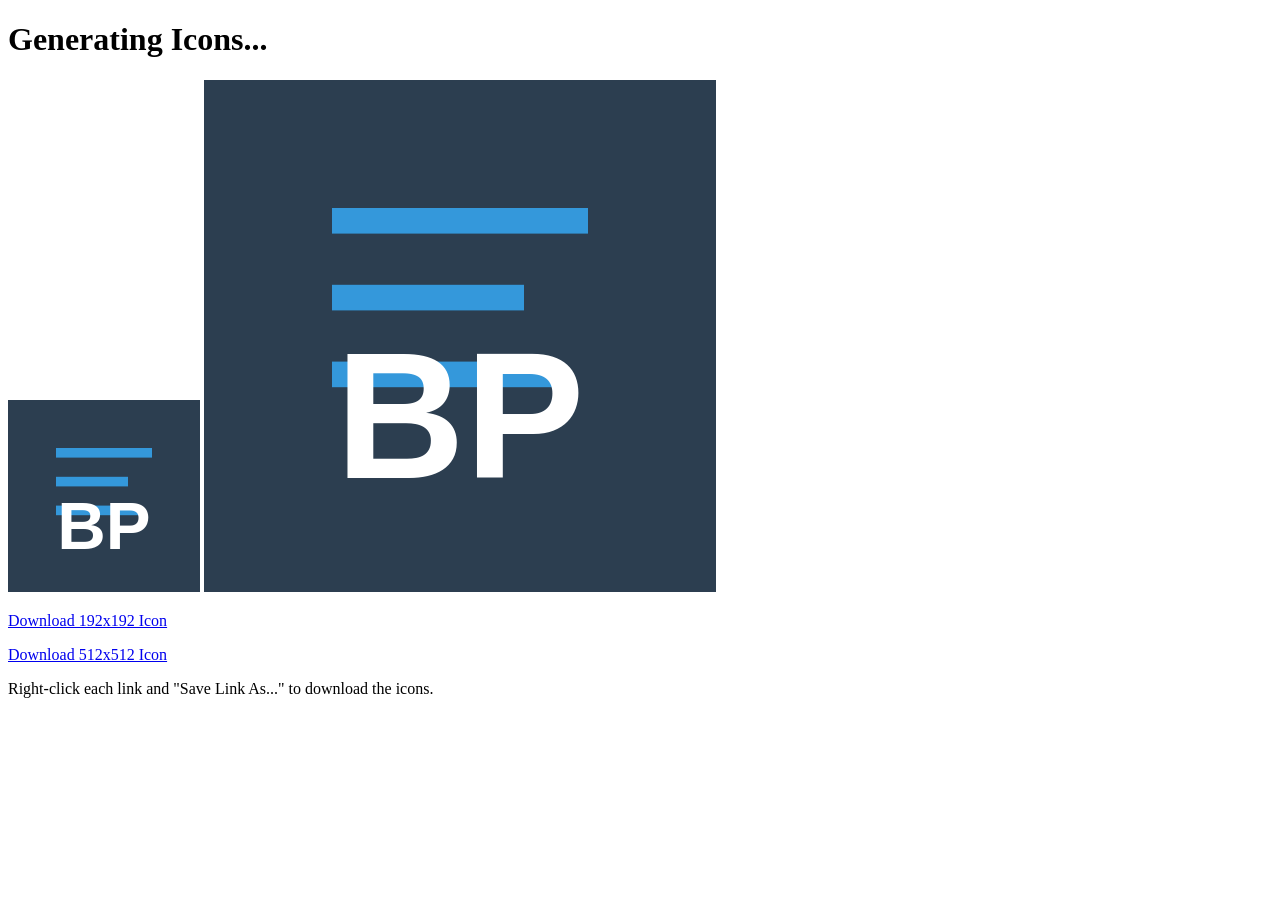
<file: generate-icons.html>
<!DOCTYPE html>
<html>
<head>
    <title>Generate PWA Icons</title>
</head>
<body>
    <h1>Generating Icons...</h1>
    <canvas id="canvas192" width="192" height="192"></canvas>
    <canvas id="canvas512" width="512" height="512"></canvas>
    <div id="links"></div>

    <script>
        function generateIcon(canvasId, size) {
            const canvas = document.getElementById(canvasId);
            const ctx = canvas.getContext('2d');

            // Background
            ctx.fillStyle = '#2c3e50';
            ctx.fillRect(0, 0, size, size);

            // Decorative lines
            ctx.fillStyle = '#3498db';
            const lineHeight = size * 0.05;
            const startY = size * 0.25;
            const spacing = size * 0.15;

            // Three lines representing a document
            ctx.fillRect(size * 0.25, startY, size * 0.5, lineHeight);
            ctx.fillRect(size * 0.25, startY + spacing, size * 0.375, lineHeight);
            ctx.fillRect(size * 0.25, startY + spacing * 2, size * 0.4375, lineHeight);

            // Text "BP"
            ctx.fillStyle = '#ffffff';
            ctx.font = `bold ${size * 0.35}px Arial, sans-serif`;
            ctx.textAlign = 'center';
            ctx.textBaseline = 'middle';
            ctx.fillText('BP', size / 2, size * 0.68);

            return canvas.toDataURL('image/png');
        }

        const icon192 = generateIcon('canvas192', 192);
        const icon512 = generateIcon('canvas512', 512);

        // Create download links
        const linksDiv = document.getElementById('links');
        linksDiv.innerHTML = `
            <p><a href="${icon192}" download="icon-192.png">Download 192x192 Icon</a></p>
            <p><a href="${icon512}" download="icon-512.png">Download 512x512 Icon</a></p>
            <p>Right-click each link and "Save Link As..." to download the icons.</p>
        `;
    </script>
</body>
</html>
</file>
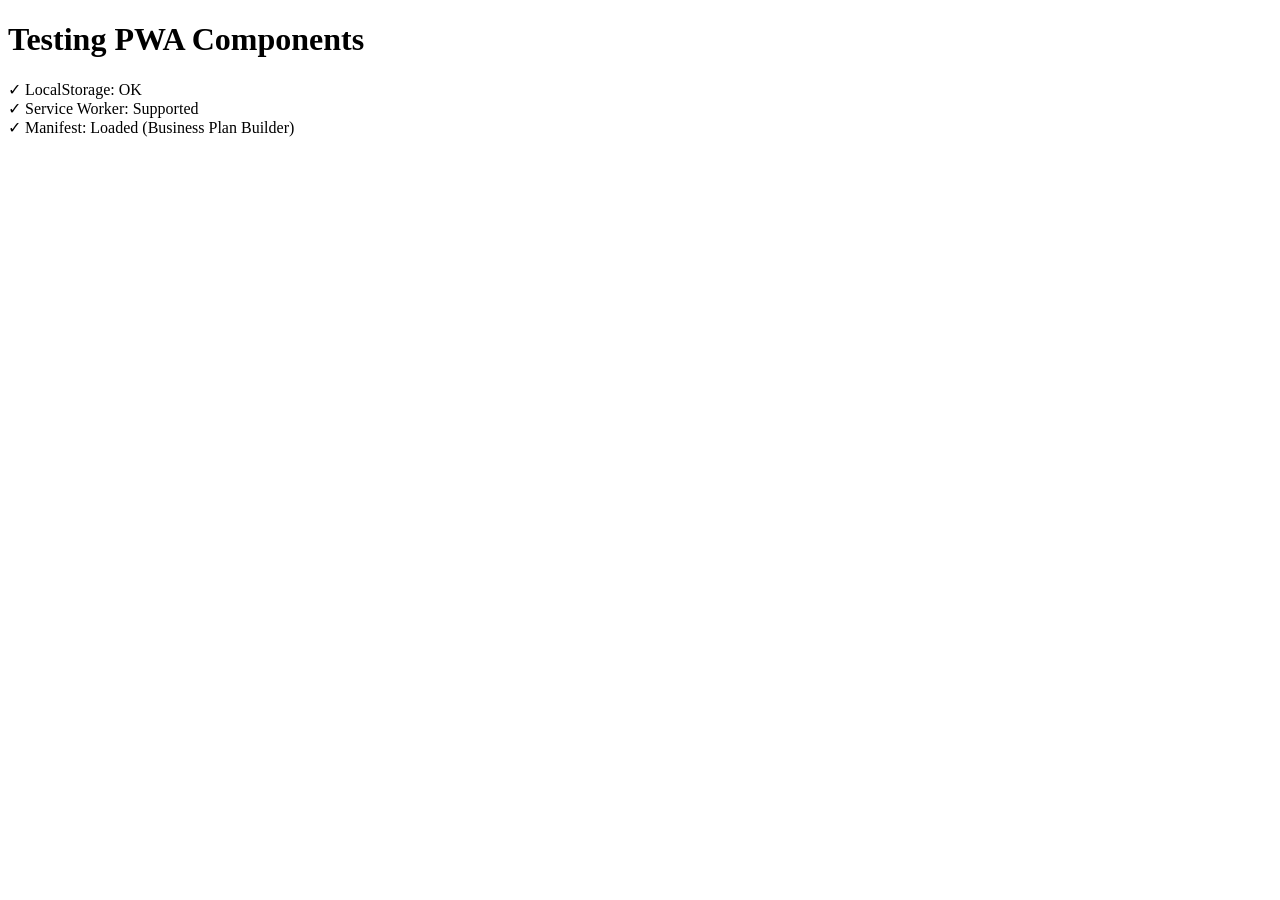
<file: test-pwa.html>
<!DOCTYPE html>
<html>
<head>
    <title>PWA Test</title>
</head>
<body>
    <h1>Testing PWA Components</h1>
    <div id="results"></div>
    <script>
        const results = [];
        
        // Test 1: LocalStorage
        try {
            localStorage.setItem('test', 'works');
            results.push('✓ LocalStorage: OK');
        } catch(e) {
            results.push('✗ LocalStorage: ' + e.message);
        }
        
        // Test 2: Service Worker Support
        if ('serviceWorker' in navigator) {
            results.push('✓ Service Worker: Supported');
        } else {
            results.push('✗ Service Worker: Not supported');
        }
        
        // Test 3: Manifest exists
        fetch('./manifest.json')
            .then(r => r.json())
            .then(m => {
                results.push('✓ Manifest: Loaded (' + m.name + ')');
                document.getElementById('results').innerHTML = results.join('<br>');
            })
            .catch(e => {
                results.push('✗ Manifest: ' + e.message);
                document.getElementById('results').innerHTML = results.join('<br>');
            });
            
        setTimeout(() => {
            document.getElementById('results').innerHTML = results.join('<br>');
        }, 100);
    </script>
</body>
</html>
</file>
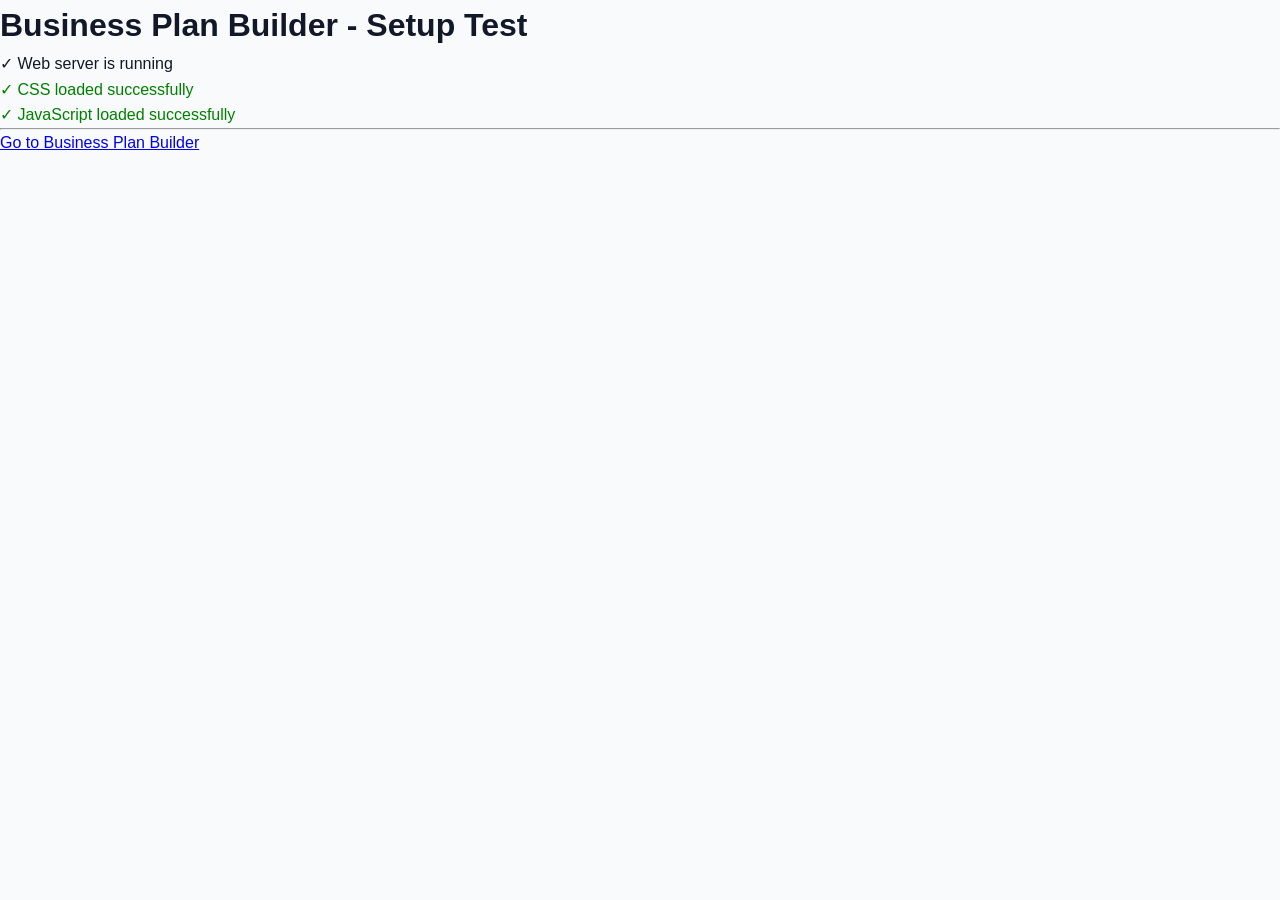
<file: test.html>
<!DOCTYPE html>
<html>
<head>
    <title>Setup Test</title>
</head>
<body>
    <h1>Business Plan Builder - Setup Test</h1>
    <ul>
        <li>✓ Web server is running</li>
        <li id="css-test" style="color: red;">✗ CSS not loaded</li>
        <li id="js-test" style="color: red;">✗ JavaScript not loaded</li>
    </ul>

    <link rel="stylesheet" href="styles.css">
    <script>
        // Test if files load
        fetch('styles.css')
            .then(r => r.ok ? document.getElementById('css-test').innerHTML = '✓ CSS loaded successfully' : null)
            .then(() => document.getElementById('css-test').style.color = 'green');

        fetch('app.js')
            .then(r => r.ok ? document.getElementById('js-test').innerHTML = '✓ JavaScript loaded successfully' : null)
            .then(() => document.getElementById('js-test').style.color = 'green');
    </script>

    <hr>
    <p><a href="index.html">Go to Business Plan Builder</a></p>
</body>
</html>
</file>
<file: styles.css>
/* ===============================================
   Business Plan Builder - Modern Mobile-First Styles
   =============================================== */

:root {
    /* Modern Color Palette */
    --primary-color: #4F46E5;        /* Indigo-600 */
    --primary-hover: #4338CA;        /* Indigo-700 */
    --primary-light: #EEF2FF;        /* Indigo-50 */
    --secondary-color: #10B981;      /* Emerald-500 */
    --danger-color: #EF4444;         /* Red-500 */
    --warning-color: #F59E0B;        /* Amber-500 */
    --success-color: #10B981;        /* Emerald-500 */

    /* Neutrals */
    --gray-50: #F9FAFB;
    --gray-100: #F3F4F6;
    --gray-200: #E5E7EB;
    --gray-300: #D1D5DB;
    --gray-400: #9CA3AF;
    --gray-500: #6B7280;
    --gray-600: #4B5563;
    --gray-700: #374151;
    --gray-800: #1F2937;
    --gray-900: #111827;

    --white: #FFFFFF;
    --black: #000000;

    /* Semantic Colors */
    --bg-color: var(--gray-50);
    --text-dark: var(--gray-900);
    --text-light: var(--gray-600);
    --border-color: var(--gray-200);

    /* Shadows */
    --shadow-sm: 0 1px 2px 0 rgba(0, 0, 0, 0.05);
    --shadow: 0 1px 3px 0 rgba(0, 0, 0, 0.1), 0 1px 2px 0 rgba(0, 0, 0, 0.06);
    --shadow-md: 0 4px 6px -1px rgba(0, 0, 0, 0.1), 0 2px 4px -1px rgba(0, 0, 0, 0.06);
    --shadow-lg: 0 10px 15px -3px rgba(0, 0, 0, 0.1), 0 4px 6px -2px rgba(0, 0, 0, 0.05);
    --shadow-xl: 0 20px 25px -5px rgba(0, 0, 0, 0.1), 0 10px 10px -5px rgba(0, 0, 0, 0.04);

    /* Spacing */
    --spacing-xs: 0.25rem;
    --spacing-sm: 0.5rem;
    --spacing-md: 1rem;
    --spacing-lg: 1.5rem;
    --spacing-xl: 2rem;
    --spacing-2xl: 3rem;

    /* Border Radius */
    --radius-sm: 0.25rem;
    --radius: 0.5rem;
    --radius-lg: 0.75rem;
    --radius-xl: 1rem;
    --radius-full: 9999px;

    /* Transitions */
    --transition: all 0.2s cubic-bezier(0.4, 0, 0.2, 1);
    --transition-fast: all 0.15s cubic-bezier(0.4, 0, 0.2, 1);
}

/* ===============================================
   Reset & Base
   =============================================== */

* {
    margin: 0;
    padding: 0;
    box-sizing: border-box;
}

html {
    font-size: 16px;
    -webkit-font-smoothing: antialiased;
    -moz-osx-font-smoothing: grayscale;
}

body {
    font-family: -apple-system, BlinkMacSystemFont, "Segoe UI", Roboto, "Helvetica Neue", Arial, sans-serif;
    line-height: 1.6;
    color: var(--text-dark);
    background-color: var(--bg-color);
    overflow-x: hidden;
}

/* ===============================================
   App Container
   =============================================== */

#app {
    min-height: 100vh;
    display: flex;
    flex-direction: column;
}

.mode-container {
    min-height: 100vh;
    display: flex;
    flex-direction: column;
}

/* ===============================================
   PWA Install Prompt
   =============================================== */

.install-prompt {
    position: fixed;
    bottom: var(--spacing-md);
    left: var(--spacing-md);
    right: var(--spacing-md);
    background: var(--white);
    border-radius: var(--radius-lg);
    box-shadow: var(--shadow-xl);
    z-index: 1000;
    animation: slideUp 0.3s ease;
}

@keyframes slideUp {
    from {
        transform: translateY(100%);
        opacity: 0;
    }
    to {
        transform: translateY(0);
        opacity: 1;
    }
}

.install-prompt-content {
    display: flex;
    align-items: center;
    gap: var(--spacing-md);
    padding: var(--spacing-lg);
}

.install-prompt-icon {
    font-size: 2rem;
    flex-shrink: 0;
}

.install-prompt-text {
    flex: 1;
}

.install-prompt-text strong {
    display: block;
    color: var(--text-dark);
    margin-bottom: var(--spacing-xs);
}

.install-prompt-text p {
    font-size: 0.875rem;
    color: var(--text-light);
    margin: 0;
}

.btn-close {
    background: none;
    border: none;
    font-size: 1.5rem;
    color: var(--gray-400);
    cursor: pointer;
    padding: var(--spacing-xs);
    line-height: 1;
    transition: var(--transition);
}

.btn-close:hover {
    color: var(--gray-600);
}

/* ===============================================
   Offline Indicator
   =============================================== */

.offline-indicator {
    position: fixed;
    top: 0;
    left: 0;
    right: 0;
    background: var(--warning-color);
    color: var(--white);
    padding: var(--spacing-sm);
    text-align: center;
    font-size: 0.875rem;
    font-weight: 600;
    z-index: 999;
    animation: slideDown 0.3s ease;
}

@keyframes slideDown {
    from {
        transform: translateY(-100%);
    }
    to {
        transform: translateY(0);
    }
}

/* ===============================================
   Update Notification
   =============================================== */

.update-notification {
    position: fixed;
    top: var(--spacing-md);
    right: var(--spacing-md);
    background: var(--primary-color);
    color: var(--white);
    padding: var(--spacing-md);
    border-radius: var(--radius-lg);
    box-shadow: var(--shadow-lg);
    display: flex;
    align-items: center;
    gap: var(--spacing-md);
    z-index: 999;
    animation: slideLeft 0.3s ease;
}

@keyframes slideLeft {
    from {
        transform: translateX(100%);
    }
    to {
        transform: translateX(0);
    }
}

/* ===============================================
   Header
   =============================================== */

.app-header {
    background: var(--white);
    border-bottom: 1px solid var(--border-color);
    padding: var(--spacing-md);
    position: sticky;
    top: 0;
    z-index: 100;
    box-shadow: var(--shadow-sm);
}

.header-content {
    max-width: 1400px;
    margin: 0 auto;
    display: flex;
    justify-content: space-between;
    align-items: center;
    gap: var(--spacing-md);
}

.header-left {
    display: flex;
    align-items: center;
    gap: var(--spacing-md);
    flex: 1;
    min-width: 0;
}

.header-title h1 {
    font-size: 1.25rem;
    font-weight: 700;
    color: var(--text-dark);
    margin: 0;
}

.header-project-subtitle {
    font-size: 0.75rem;
    color: var(--text-light);
    font-weight: 500;
    margin-top: 2px;
}

.header-actions {
    display: flex;
    align-items: center;
    gap: var(--spacing-md);
}

/* ===============================================
   Menu Toggle (Hamburger)
   =============================================== */

.menu-toggle {
    display: flex;
    flex-direction: column;
    justify-content: space-around;
    width: 2rem;
    height: 2rem;
    background: transparent;
    border: none;
    cursor: pointer;
    padding: 0;
    z-index: 10;
    flex-shrink: 0;
}

.menu-toggle span {
    width: 2rem;
    height: 0.2rem;
    background: var(--primary-color);
    border-radius: var(--radius-sm);
    transition: var(--transition);
    transform-origin: 1px;
}

.menu-toggle:hover span {
    background: var(--primary-hover);
}

.menu-toggle.active span:nth-child(1) {
    transform: rotate(45deg);
}

.menu-toggle.active span:nth-child(2) {
    opacity: 0;
    transform: translateX(20px);
}

.menu-toggle.active span:nth-child(3) {
    transform: rotate(-45deg);
}

/* ===============================================
   Side Menu
   =============================================== */

.menu-overlay {
    position: fixed;
    top: 0;
    left: 0;
    right: 0;
    bottom: 0;
    background: rgba(0, 0, 0, 0.5);
    z-index: 200;
    opacity: 0;
    visibility: hidden;
    transition: var(--transition);
}

.menu-overlay.active {
    opacity: 1;
    visibility: visible;
}

.side-menu {
    position: fixed;
    top: 0;
    left: 0;
    bottom: 0;
    width: 320px;
    max-width: 85vw;
    background: var(--white);
    box-shadow: var(--shadow-xl);
    z-index: 201;
    transform: translateX(-100%);
    transition: transform 0.3s cubic-bezier(0.4, 0, 0.2, 1);
    overflow-y: auto;
    display: flex;
    flex-direction: column;
}

.side-menu.active {
    transform: translateX(0);
}

.menu-header {
    display: flex;
    justify-content: space-between;
    align-items: center;
    padding: var(--spacing-lg);
    border-bottom: 1px solid var(--border-color);
    background: var(--gray-50);
}

.menu-header h2 {
    font-size: 1.25rem;
    font-weight: 700;
    color: var(--text-dark);
    margin: 0;
}

.menu-section {
    padding: var(--spacing-lg);
    border-bottom: 1px solid var(--border-color);
}

.menu-section h3 {
    font-size: 0.75rem;
    font-weight: 700;
    text-transform: uppercase;
    letter-spacing: 0.05em;
    color: var(--text-light);
    margin-bottom: var(--spacing-md);
}

.current-project-name {
    background: var(--primary-light);
    color: var(--primary-color);
    padding: var(--spacing-md);
    border-radius: var(--radius);
    font-weight: 600;
    margin-bottom: var(--spacing-md);
    word-break: break-word;
}

.menu-btn {
    width: 100%;
    display: flex;
    align-items: center;
    gap: var(--spacing-md);
    padding: var(--spacing-md);
    border: none;
    background: transparent;
    color: var(--text-dark);
    font-size: 0.9375rem;
    font-weight: 500;
    cursor: pointer;
    border-radius: var(--radius);
    transition: var(--transition);
    text-align: left;
    font-family: inherit;
}

.menu-btn:hover:not(:disabled) {
    background: var(--gray-100);
}

.menu-btn:disabled {
    opacity: 0.5;
    cursor: not-allowed;
}

.menu-icon {
    font-size: 1.25rem;
    flex-shrink: 0;
}

.sync-status {
    display: flex;
    align-items: center;
    gap: var(--spacing-sm);
    padding: var(--spacing-md);
    background: var(--gray-50);
    border-radius: var(--radius);
    font-size: 0.875rem;
    color: var(--text-light);
    margin-bottom: var(--spacing-md);
}

.sync-indicator {
    color: var(--success-color);
    font-size: 0.75rem;
}

.menu-footer {
    margin-top: auto;
    padding: var(--spacing-lg);
    border-top: 1px solid var(--border-color);
    text-align: center;
    color: var(--text-light);
}

/* ===============================================
   Save Status
   =============================================== */

.save-status {
    display: flex;
    align-items: center;
    gap: var(--spacing-sm);
    font-size: 0.875rem;
    color: var(--success-color);
    font-weight: 500;
}

.status-dot {
    width: 8px;
    height: 8px;
    border-radius: var(--radius-full);
    background: var(--success-color);
    animation: pulse 2s infinite;
}

.save-status.saving .status-dot {
    background: var(--warning-color);
}

.save-status.saving .status-text {
    color: var(--warning-color);
}

@keyframes pulse {
    0%, 100% {
        opacity: 1;
    }
    50% {
        opacity: 0.5;
    }
}

/* ===============================================
   Wizard Container
   =============================================== */

.wizard-container {
    max-width: 1200px;
    margin: var(--spacing-lg) auto;
    background: var(--white);
    border-radius: var(--radius-xl);
    box-shadow: var(--shadow-lg);
    overflow: hidden;
}

/* ===============================================
   Progress Steps
   =============================================== */

.progress-steps {
    display: flex;
    justify-content: space-between;
    padding: var(--spacing-xl) var(--spacing-lg);
    background: linear-gradient(to bottom, var(--white) 0%, var(--gray-50) 100%);
    border-bottom: 1px solid var(--border-color);
    overflow-x: auto;
    scrollbar-width: thin;
}

.progress-steps::-webkit-scrollbar {
    height: 4px;
}

.progress-steps::-webkit-scrollbar-track {
    background: var(--gray-100);
}

.progress-steps::-webkit-scrollbar-thumb {
    background: var(--gray-300);
    border-radius: var(--radius-full);
}

.step {
    display: flex;
    flex-direction: column;
    align-items: center;
    position: relative;
    flex: 1;
    min-width: 80px;
    cursor: pointer;
    transition: var(--transition);
}

.step:not(:last-child)::after {
    content: '';
    position: absolute;
    top: 20px;
    left: 50%;
    width: 100%;
    height: 2px;
    background: var(--gray-200);
    z-index: 0;
    transition: var(--transition);
}

.step.active:not(:last-child)::after,
.step.completed:not(:last-child)::after {
    background: linear-gradient(to right, var(--primary-color), var(--secondary-color));
}

.step-number {
    width: 40px;
    height: 40px;
    border-radius: var(--radius-full);
    background: var(--white);
    border: 2px solid var(--gray-300);
    display: flex;
    align-items: center;
    justify-content: center;
    font-weight: 700;
    color: var(--gray-400);
    margin-bottom: var(--spacing-sm);
    position: relative;
    z-index: 1;
    transition: var(--transition);
}

.step:hover .step-number {
    transform: scale(1.05);
}

.step.active .step-number {
    background: linear-gradient(135deg, var(--primary-color), var(--primary-hover));
    border-color: var(--primary-color);
    color: var(--white);
    transform: scale(1.15);
    box-shadow: 0 0 0 4px var(--primary-light);
}

.step.completed .step-number {
    background: linear-gradient(135deg, var(--secondary-color), #059669);
    border-color: var(--secondary-color);
    color: var(--white);
}

.step.completed .step-number::before {
    content: '✓';
    font-weight: 700;
}

.step-label {
    font-size: 0.75rem;
    color: var(--text-light);
    text-align: center;
    font-weight: 600;
    transition: var(--transition);
}

.step.active .step-label {
    color: var(--primary-color);
    font-weight: 700;
}

.step.completed .step-label {
    color: var(--secondary-color);
}

/* ===============================================
   Wizard Content
   =============================================== */

.wizard-content {
    padding: var(--spacing-xl);
    min-height: 500px;
}

.wizard-step {
    display: none;
    animation: fadeIn 0.3s ease;
}

.wizard-step.active {
    display: block;
}

@keyframes fadeIn {
    from {
        opacity: 0;
        transform: translateY(10px);
    }
    to {
        opacity: 1;
        transform: translateY(0);
    }
}

.wizard-step h2 {
    color: var(--text-dark);
    margin-bottom: var(--spacing-lg);
    font-size: 1.875rem;
    font-weight: 700;
}

.wizard-step h3 {
    color: var(--text-dark);
    margin-top: var(--spacing-xl);
    margin-bottom: var(--spacing-md);
    font-size: 1.25rem;
    font-weight: 600;
}

/* ===============================================
   Form Elements
   =============================================== */

.form-section {
    margin-bottom: var(--spacing-xl);
}

.form-group {
    margin-bottom: var(--spacing-lg);
}

.form-row {
    display: grid;
    grid-template-columns: 1fr 1fr;
    gap: var(--spacing-lg);
}

label {
    display: block;
    font-weight: 600;
    color: var(--text-dark);
    margin-bottom: var(--spacing-sm);
    font-size: 0.9375rem;
}

.help-text {
    font-size: 0.875rem;
    color: var(--text-light);
    margin-bottom: var(--spacing-sm);
    line-height: 1.5;
}

.warning-text {
    color: var(--danger-color);
    margin-bottom: var(--spacing-md);
}

.form-input,
.form-textarea {
    width: 100%;
    padding: var(--spacing-md);
    border: 2px solid var(--border-color);
    border-radius: var(--radius);
    font-size: 1rem;
    font-family: inherit;
    transition: var(--transition);
    background: var(--white);
    color: var(--text-dark);
}

.form-input:focus,
.form-textarea:focus {
    outline: none;
    border-color: var(--primary-color);
    box-shadow: 0 0 0 3px var(--primary-light);
}

.form-textarea {
    resize: vertical;
    line-height: 1.6;
}

.form-input[readonly] {
    background-color: var(--gray-50);
    cursor: not-allowed;
    color: var(--text-light);
}

/* ===============================================
   Buttons
   =============================================== */

.btn {
    display: inline-flex;
    align-items: center;
    justify-content: center;
    gap: var(--spacing-sm);
    padding: var(--spacing-md) var(--spacing-lg);
    border: none;
    border-radius: var(--radius);
    font-size: 0.9375rem;
    font-weight: 600;
    cursor: pointer;
    transition: var(--transition);
    font-family: inherit;
    text-decoration: none;
    white-space: nowrap;
}

.btn:disabled {
    opacity: 0.5;
    cursor: not-allowed;
}

.btn-primary {
    background: linear-gradient(135deg, var(--primary-color), var(--primary-hover));
    color: var(--white);
    box-shadow: var(--shadow-sm);
}

.btn-primary:hover:not(:disabled) {
    transform: translateY(-1px);
    box-shadow: var(--shadow-md);
}

.btn-primary:active:not(:disabled) {
    transform: translateY(0);
}

.btn-secondary {
    background: var(--white);
    color: var(--gray-700);
    border: 2px solid var(--gray-300);
}

.btn-secondary:hover:not(:disabled) {
    border-color: var(--primary-color);
    color: var(--primary-color);
    background: var(--primary-light);
}

.btn-danger {
    background: var(--danger-color);
    color: var(--white);
}

.btn-danger:hover:not(:disabled) {
    background: #DC2626;
    transform: translateY(-1px);
    box-shadow: var(--shadow-md);
}

.btn-sm {
    padding: var(--spacing-sm) var(--spacing-md);
    font-size: 0.875rem;
}

.btn-large {
    padding: var(--spacing-lg) var(--spacing-xl);
    font-size: 1.125rem;
}

.btn-icon {
    font-size: 1.125rem;
}

/* ===============================================
   Wizard Navigation
   =============================================== */

.wizard-nav {
    display: flex;
    justify-content: space-between;
    padding: var(--spacing-lg) var(--spacing-xl);
    background: var(--gray-50);
    border-top: 1px solid var(--border-color);
}

/* ===============================================
   Phase Management
   =============================================== */

#phases-container {
    margin-bottom: var(--spacing-lg);
}

.phase-item {
    background: var(--gray-50);
    border: 2px solid var(--border-color);
    border-radius: var(--radius-lg);
    padding: var(--spacing-lg);
    margin-bottom: var(--spacing-md);
    transition: var(--transition);
}

.phase-item:hover {
    border-color: var(--primary-color);
    box-shadow: var(--shadow-md);
}

.phase-header {
    display: flex;
    justify-content: space-between;
    align-items: center;
    margin-bottom: var(--spacing-md);
    gap: var(--spacing-md);
}

.phase-title-input {
    flex: 1;
    font-weight: 600;
}

.remove-phase-btn {
    background: var(--danger-color);
    color: var(--white);
    border: none;
    padding: var(--spacing-sm) var(--spacing-md);
    border-radius: var(--radius);
    cursor: pointer;
    font-size: 0.875rem;
    font-weight: 600;
    transition: var(--transition);
    flex-shrink: 0;
}

.remove-phase-btn:hover {
    background: #DC2626;
    transform: translateY(-1px);
}

/* ===============================================
   Calculated Results
   =============================================== */

.calculated-results {
    background: linear-gradient(135deg, var(--primary-color) 0%, #7C3AED 100%);
    color: var(--white);
    padding: var(--spacing-xl);
    border-radius: var(--radius-lg);
    margin-top: var(--spacing-xl);
    box-shadow: var(--shadow-lg);
}

.calc-result {
    display: flex;
    justify-content: space-between;
    align-items: center;
    padding: var(--spacing-md) 0;
    border-bottom: 1px solid rgba(255, 255, 255, 0.2);
}

.calc-result:last-child {
    border-bottom: none;
}

.calc-result span:first-child {
    font-weight: 500;
    font-size: 0.9375rem;
}

.calc-result span:last-child {
    font-weight: 700;
    font-size: 1.5rem;
}

.calc-result.highlight {
    background: rgba(255, 255, 255, 0.1);
    margin: var(--spacing-sm) calc(-1 * var(--spacing-md));
    padding: var(--spacing-md);
    border-radius: var(--radius);
    border-bottom: none;
}

/* ===============================================
   Modals
   =============================================== */

.modal {
    position: fixed;
    top: 0;
    left: 0;
    right: 0;
    bottom: 0;
    background: rgba(0, 0, 0, 0.5);
    display: flex;
    align-items: center;
    justify-content: center;
    z-index: 300;
    padding: var(--spacing-md);
    animation: fadeIn 0.2s ease;
}

.modal-content {
    background: var(--white);
    border-radius: var(--radius-xl);
    box-shadow: var(--shadow-xl);
    max-width: 600px;
    width: 100%;
    max-height: 90vh;
    display: flex;
    flex-direction: column;
    animation: scaleIn 0.3s cubic-bezier(0.4, 0, 0.2, 1);
}

.modal-sm {
    max-width: 400px;
}

@keyframes scaleIn {
    from {
        transform: scale(0.9);
        opacity: 0;
    }
    to {
        transform: scale(1);
        opacity: 1;
    }
}

.modal-header {
    display: flex;
    justify-content: space-between;
    align-items: center;
    padding: var(--spacing-lg) var(--spacing-xl);
    border-bottom: 1px solid var(--border-color);
}

.modal-header h2 {
    font-size: 1.5rem;
    font-weight: 700;
    color: var(--text-dark);
    margin: 0;
}

.modal-body {
    padding: var(--spacing-xl);
    overflow-y: auto;
}

.modal-actions {
    display: flex;
    justify-content: flex-end;
    gap: var(--spacing-md);
    margin-top: var(--spacing-lg);
}

/* ===============================================
   Project List
   =============================================== */

.project-list {
    display: flex;
    flex-direction: column;
    gap: var(--spacing-md);
}

.project-item {
    display: flex;
    align-items: center;
    justify-content: space-between;
    padding: var(--spacing-lg);
    border: 2px solid var(--border-color);
    border-radius: var(--radius-lg);
    cursor: pointer;
    transition: var(--transition);
    gap: var(--spacing-md);
}

.project-item:hover {
    border-color: var(--primary-color);
    background: var(--primary-light);
}

.project-item.active {
    border-color: var(--primary-color);
    background: var(--primary-light);
}

.project-info {
    flex: 1;
    min-width: 0;
}

.project-name {
    font-weight: 600;
    color: var(--text-dark);
    margin-bottom: var(--spacing-xs);
    word-break: break-word;
}

.project-meta {
    font-size: 0.875rem;
    color: var(--text-light);
    display: flex;
    gap: var(--spacing-md);
    flex-wrap: wrap;
}

.project-actions {
    display: flex;
    gap: var(--spacing-sm);
    flex-shrink: 0;
}

.project-action-btn {
    background: transparent;
    border: none;
    color: var(--gray-500);
    cursor: pointer;
    padding: var(--spacing-sm);
    border-radius: var(--radius);
    transition: var(--transition);
    font-size: 1.125rem;
}

.project-action-btn:hover {
    background: var(--gray-100);
    color: var(--text-dark);
}

.project-action-btn.delete:hover {
    background: var(--danger-color);
    color: var(--white);
}

.empty-state {
    text-align: center;
    padding: var(--spacing-2xl);
    color: var(--text-light);
}

.empty-state-icon {
    font-size: 4rem;
    margin-bottom: var(--spacing-md);
}

/* ===============================================
   Preview Mode
   =============================================== */

.preview-header {
    background: var(--white);
    border-bottom: 1px solid var(--border-color);
    padding: var(--spacing-md) var(--spacing-lg);
    display: flex;
    justify-content: space-between;
    align-items: center;
    position: sticky;
    top: 0;
    z-index: 100;
    box-shadow: var(--shadow-sm);
    gap: var(--spacing-md);
}

.print-preview {
    max-width: 8.5in;
    margin: var(--spacing-xl) auto;
    background: var(--white);
    padding: 1in;
    box-shadow: var(--shadow-xl);
    min-height: 11in;
    border-radius: var(--radius-lg);
}

/* ===============================================
   Action Buttons & Notices
   =============================================== */

.action-buttons {
    display: flex;
    gap: var(--spacing-md);
    margin-bottom: var(--spacing-xl);
    flex-wrap: wrap;
}

.preview-notice {
    background: var(--primary-light);
    border-left: 4px solid var(--primary-color);
    padding: var(--spacing-lg);
    margin-top: var(--spacing-xl);
    border-radius: var(--radius);
}

.preview-notice p {
    margin: 0;
    color: var(--text-dark);
    line-height: 1.6;
}

/* ===============================================
   Responsive Design - Mobile First
   =============================================== */

/* Tablets and Below (768px) */
@media (max-width: 768px) {
    :root {
        font-size: 15px;
    }

    .wizard-container {
        margin: var(--spacing-md);
        border-radius: var(--radius-lg);
    }

    .progress-steps {
        padding: var(--spacing-md);
    }

    .step {
        min-width: 70px;
    }

    .step-number {
        width: 36px;
        height: 36px;
        font-size: 0.875rem;
    }

    .step-label {
        font-size: 0.6875rem;
    }

    .wizard-content {
        padding: var(--spacing-lg);
    }

    .wizard-step h2 {
        font-size: 1.5rem;
    }

    .form-row {
        grid-template-columns: 1fr;
    }

    .wizard-nav {
        padding: var(--spacing-md) var(--spacing-lg);
    }

    .print-preview {
        padding: var(--spacing-lg);
        margin: var(--spacing-md);
    }

    .action-buttons {
        flex-direction: column;
    }

    .btn-large {
        width: 100%;
    }

    .header-title h1 {
        font-size: 1.125rem;
    }

    .header-project-subtitle {
        font-size: 0.6875rem;
    }

    .btn-text {
        display: none;
    }

    .calc-result span:last-child {
        font-size: 1.25rem;
    }
}

/* Mobile Phones (480px) */
@media (max-width: 480px) {
    .header-content {
        flex-wrap: wrap;
    }

    .save-status {
        order: 3;
        width: 100%;
        justify-content: center;
        padding: var(--spacing-sm);
        background: var(--gray-50);
        border-radius: var(--radius);
    }

    .install-prompt-content {
        flex-wrap: wrap;
    }

    .install-prompt-text {
        width: 100%;
    }

    .step {
        min-width: 60px;
    }

    .step-number {
        width: 32px;
        height: 32px;
        font-size: 0.75rem;
    }

    .step-label {
        font-size: 0.625rem;
    }

    .modal-content {
        margin: var(--spacing-sm);
    }

    .project-meta {
        flex-direction: column;
        gap: var(--spacing-xs);
    }
}

/* ===============================================
   Print Styles (in editor view)
   =============================================== */

@media print {
    .app-header,
    .progress-steps,
    .wizard-nav,
    .preview-header,
    .install-prompt,
    .offline-indicator,
    .update-notification,
    .side-menu,
    .menu-overlay {
        display: none !important;
    }

    .wizard-content {
        display: none !important;
    }

    #preview-mode {
        display: block !important;
    }

    .print-preview {
        margin: 0;
        padding: 0;
        box-shadow: none;
    }

    body {
        background: var(--white);
    }
}

/* ===============================================
   Dark Mode Support (Future Enhancement)
   =============================================== */

@media (prefers-color-scheme: dark) {
    /* Dark mode variables can be added here in future */
}

/* ===============================================
   Utility Classes
   =============================================== */

.hidden {
    display: none !important;
}

.visible {
    display: block !important;
}

.text-center {
    text-align: center;
}

.mt-0 { margin-top: 0; }
.mt-1 { margin-top: var(--spacing-sm); }
.mt-2 { margin-top: var(--spacing-md); }
.mt-3 { margin-top: var(--spacing-lg); }
.mt-4 { margin-top: var(--spacing-xl); }

.mb-0 { margin-bottom: 0; }
.mb-1 { margin-bottom: var(--spacing-sm); }
.mb-2 { margin-bottom: var(--spacing-md); }
.mb-3 { margin-bottom: var(--spacing-lg); }
.mb-4 { margin-bottom: var(--spacing-xl); }
</file>
<file: print.css>
/* ===============================================
   Business Plan Builder - Print Styles
   Professional output for investors
   =============================================== */

@media print {
    * {
        -webkit-print-color-adjust: exact !important;
        print-color-adjust: exact !important;
    }

    body {
        background: white;
        margin: 0;
        padding: 0;
    }

    /* Hide all UI elements */
    .app-header,
    .progress-steps,
    .wizard-nav,
    .preview-header,
    .action-buttons,
    .preview-notice,
    #editor-mode {
        display: none !important;
    }

    /* Show only print content */
    #preview-mode {
        display: block !important;
    }

    .print-preview {
        max-width: 100%;
        margin: 0;
        padding: 0;
        box-shadow: none;
    }

    /* Page breaks */
    .print-section {
        page-break-after: auto;
        page-break-inside: avoid;
    }

    .print-page-break {
        page-break-before: always;
    }

    h1, h2, h3 {
        page-break-after: avoid;
    }

    /* Typography */
    body {
        font-family: 'Georgia', 'Times New Roman', serif;
        font-size: 11pt;
        line-height: 1.6;
        color: #000;
    }

    h1 {
        font-size: 24pt;
        margin-bottom: 0.5em;
    }

    h2 {
        font-size: 18pt;
        margin-top: 1.5em;
        margin-bottom: 0.5em;
        color: #000;
        font-weight: 700;
    }

    h3 {
        font-size: 14pt;
        margin-top: 1em;
        margin-bottom: 0.5em;
        color: #000;
        font-weight: 600;
    }

    p {
        margin-bottom: 0.5em;
    }

    /* Cover Page */
    .print-cover {
        text-align: center;
        padding: 3in 1in;
        page-break-after: always;
    }

    .print-cover h1 {
        font-size: 32pt;
        margin-bottom: 2em;
        text-transform: uppercase;
        letter-spacing: 2px;
    }

    .print-cover .company-name {
        font-size: 28pt;
        font-weight: bold;
        margin: 2em 0;
        color: #000;
        text-transform: uppercase;
        letter-spacing: 3px;
    }

    .print-cover .cover-meta {
        margin-top: 3em;
        font-size: 12pt;
        line-height: 2;
    }

    .print-cover .cover-meta-row {
        display: flex;
        justify-content: space-between;
        margin-bottom: 0.5em;
    }

    .print-cover .cover-meta strong {
        font-weight: 600;
    }

    /* Content Sections */
    .print-content {
        padding: 0.75in 1in;
    }

    .print-section {
        margin-bottom: 2em;
    }

    .print-section h2 {
        border-bottom: 2px solid #000;
        padding-bottom: 0.25em;
        margin-bottom: 1em;
    }

    /* Objectives */
    .print-objective {
        padding: 0;
        margin-bottom: 1em;
        line-height: 1.8;
    }

    .print-financial-objective {
        padding: 0;
        margin-bottom: 1em;
        margin-top: 1em;
        line-height: 1.8;
    }

    /* Lists */
    .print-list {
        margin-left: 1.5em;
        margin-bottom: 1em;
    }

    .print-list li {
        margin-bottom: 0.5em;
        padding-left: 0.5em;
    }

    /* Goals Sections */
    .print-goals-section {
        margin-bottom: 1.5em;
    }

    .print-goals-section h3 {
        color: #2c3e50;
        font-weight: 600;
    }

    /* Phases */
    .print-phase {
        padding: 0;
        margin-bottom: 1.5em;
        margin-left: 1em;
        page-break-inside: avoid;
    }

    .print-phase h4 {
        font-size: 12pt;
        color: #000;
        margin-bottom: 0.5em;
        margin-top: 0.5em;
        font-weight: 700;
    }

    /* Budget Tables */
    .print-budget-table {
        width: 100%;
        border-collapse: collapse;
        margin-bottom: 1.5em;
        page-break-inside: avoid;
    }

    .print-budget-table th,
    .print-budget-table td {
        padding: 0.5em;
        text-align: left;
        border-bottom: 1px solid #ddd;
    }

    .print-budget-table th {
        background: #f8f9fa;
        color: #000;
        font-weight: 700;
        border-bottom: 2px solid #000;
    }

    .print-budget-table tr:last-child td {
        border-bottom: 2px solid #000;
        font-weight: 700;
    }

    .print-budget-table .amount {
        text-align: right;
        font-family: 'Courier New', monospace;
    }

    /* Financial Summary Box */
    .print-financial-summary {
        border: 2px solid #000;
        padding: 1.5em;
        margin: 1.5em 0;
        page-break-inside: avoid;
    }

    .print-financial-summary h3 {
        color: #000;
        margin-top: 0;
        border-bottom: 2px solid #000;
        padding-bottom: 0.5em;
        margin-bottom: 1em;
    }

    .print-financial-row {
        display: flex;
        justify-content: space-between;
        padding: 0.5em 0;
        border-bottom: 1px solid #ddd;
    }

    .print-financial-row:last-child {
        border-bottom: none;
    }

    .print-financial-row.highlight {
        font-weight: 700;
        font-size: 12pt;
        padding: 0.75em 0;
        margin: 0.25em 0;
    }

    .print-financial-row .label {
        font-weight: 500;
        color: #000;
    }

    .print-financial-row .value {
        font-weight: 700;
        font-family: 'Courier New', monospace;
        color: #000;
    }

    /* Property Details Grid */
    .print-property-grid {
        display: grid;
        grid-template-columns: 1fr 1fr;
        gap: 0.5em 2em;
        margin-bottom: 1.5em;
        margin-top: 1em;
    }

    .print-property-item {
        padding: 0.5em 0;
    }

    .print-property-item strong {
        display: inline;
        color: #000;
        margin-right: 0.5em;
        font-size: 11pt;
        font-weight: 600;
    }

    /* Footer for pages */
    @page {
        margin: 0.75in;
    }

    /* Ensure proper spacing */
    .print-subsection {
        margin-bottom: 1em;
    }

    /* Timeline formatting */
    .print-timeline {
        margin-left: 1em;
        padding-left: 0;
    }

    .print-timeline-item {
        margin-bottom: 1em;
        position: relative;
    }

    .print-timeline-item::before {
        content: '';
    }

    /* Risk mitigation highlighting */
    .print-risk-item {
        padding: 0;
        margin-bottom: 0.5em;
    }

    /* Market differentiation */
    .print-differentiation-item {
        padding: 0;
        margin-bottom: 0.5em;
    }
}
</file>
